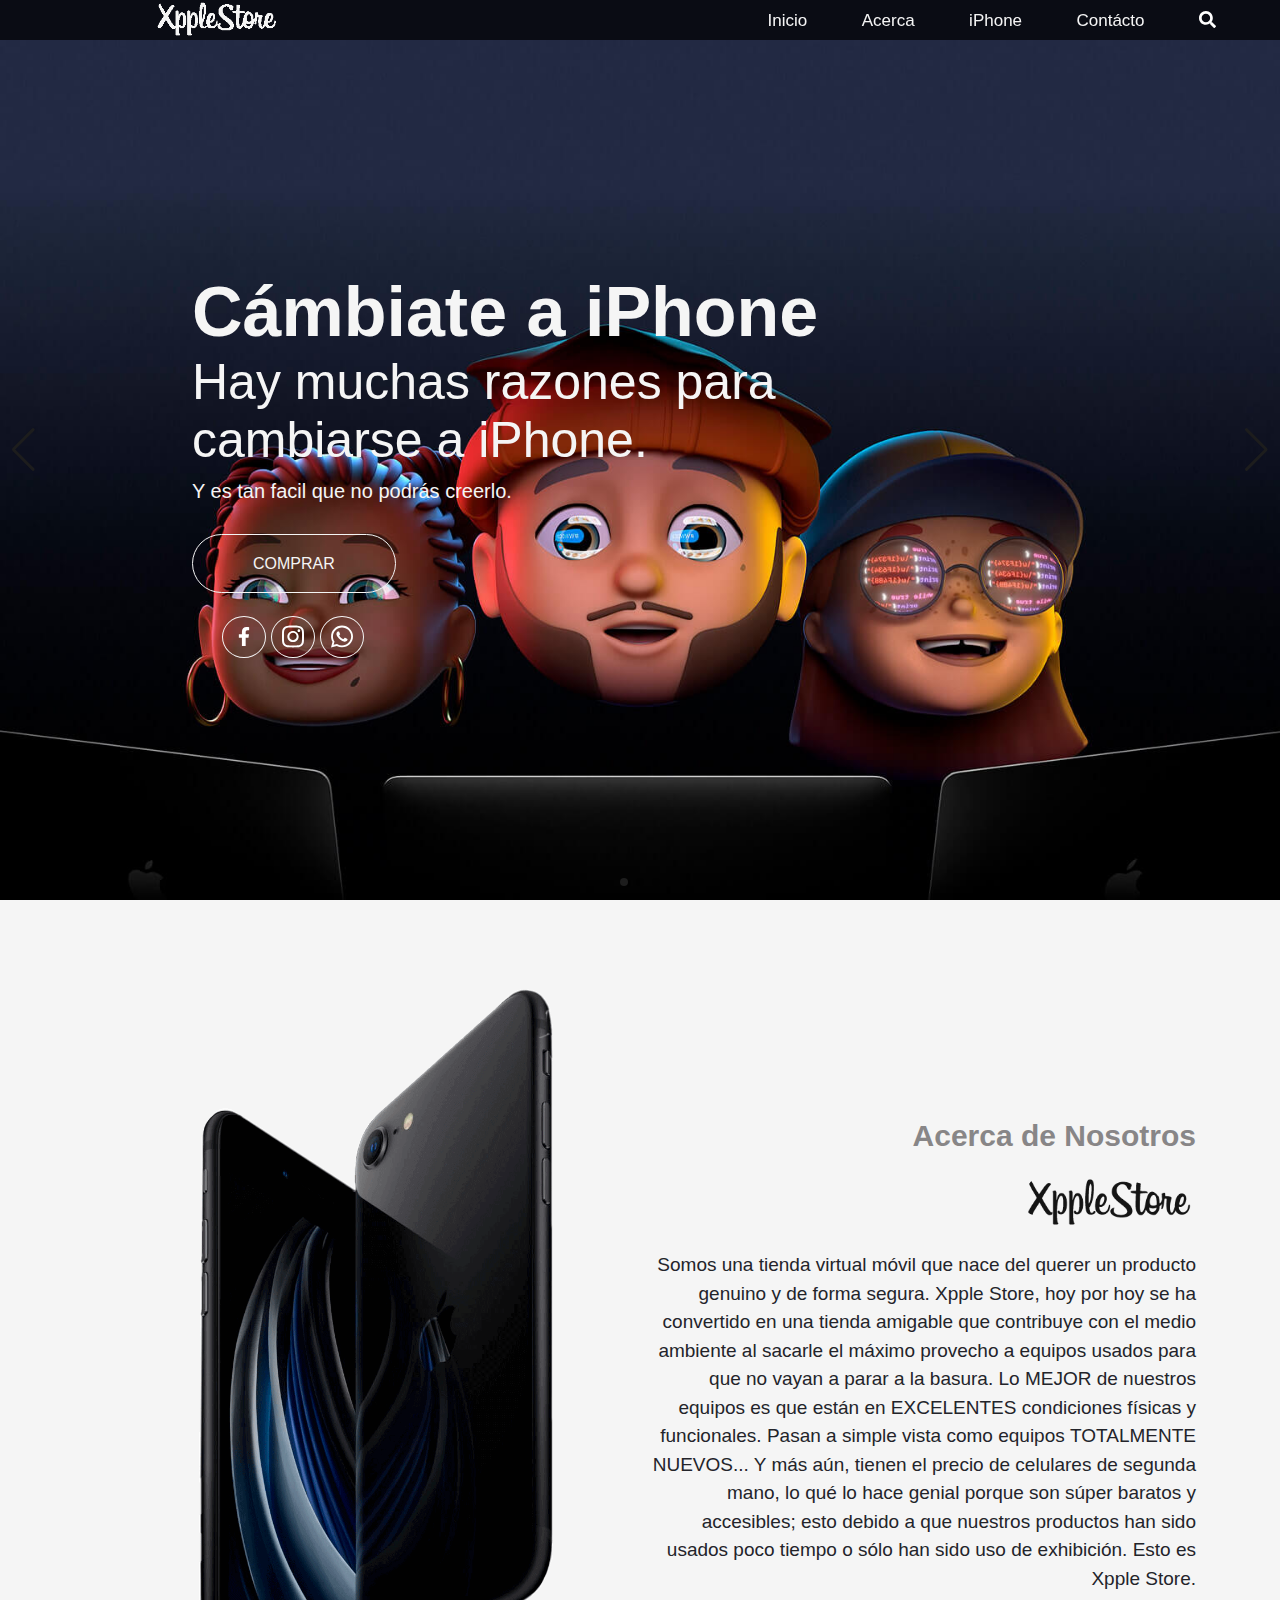
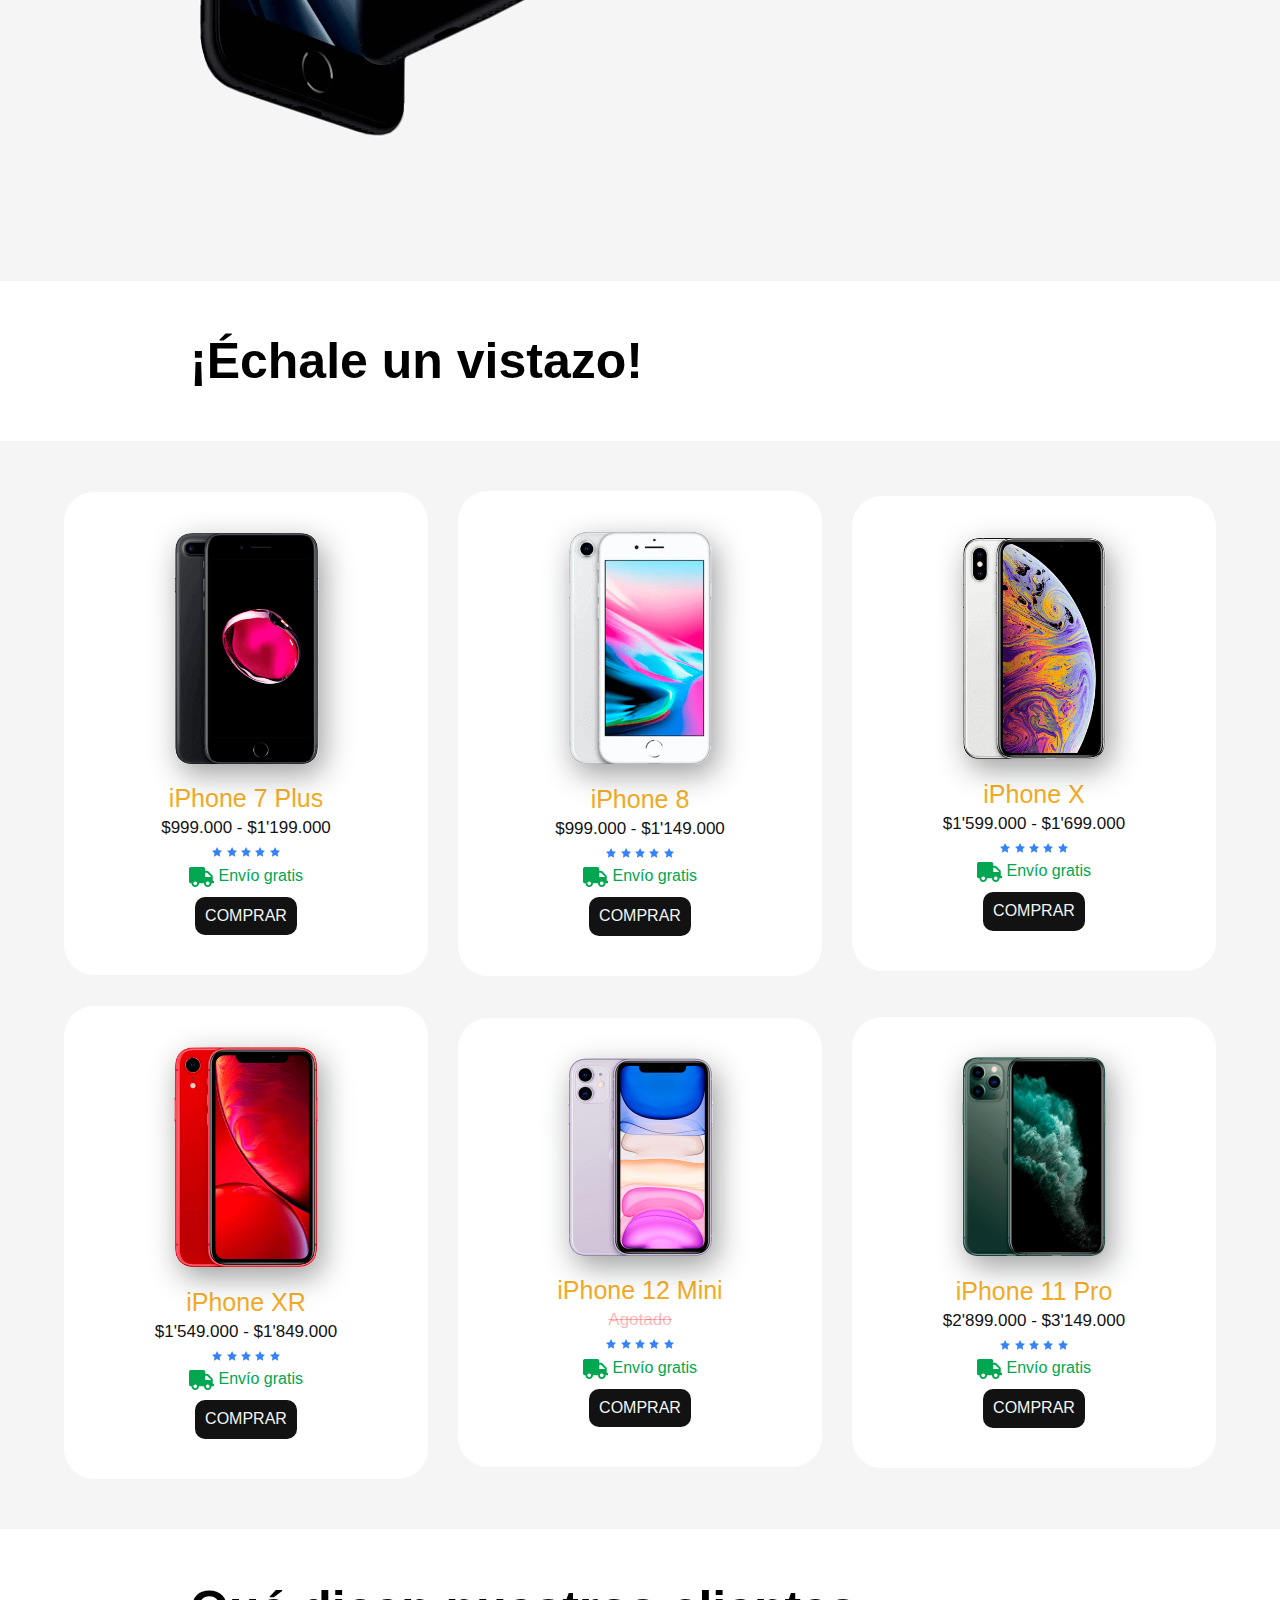
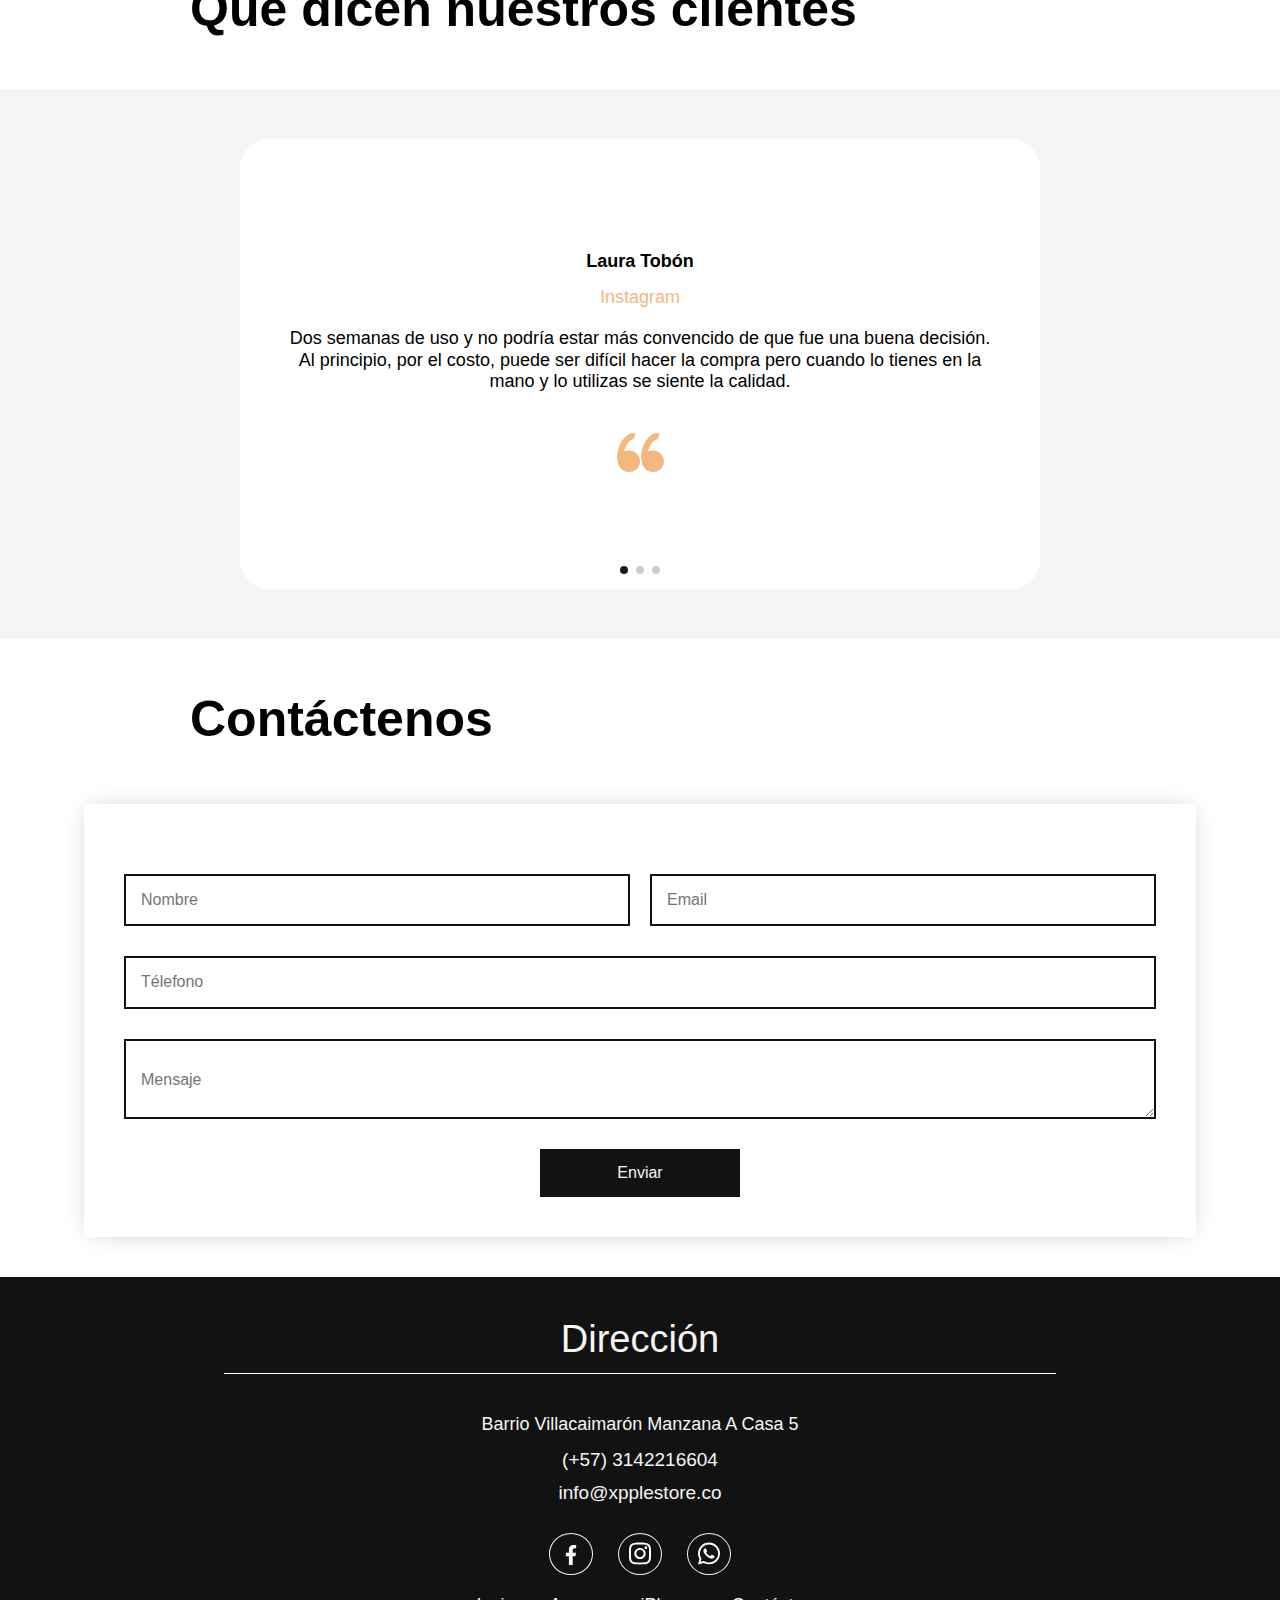
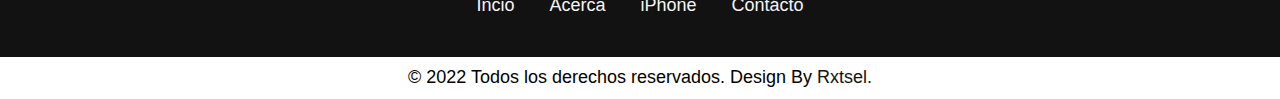
<file: index.html>
<!DOCTYPE html>
<html lang="es">

    <head>
        <script async src="https://pagead2.googlesyndication.com/pagead/js/adsbygoogle.js?client=ca-pub-6854472690090473"
     crossorigin="anonymous"></script>
        <meta charset="UTF-8">
        <meta http-equiv="X-UA-Compatible" content="IE=edge">
        <meta name="viewport" content="width=device-width, initial-scale=1, minimum-scale=1, maximum-scale=1">
        <title>Xpple | Tienda de iPhone</title>
        <!-- META -->
        <meta property="og:type" content="website" />
        <meta property="og:locale" content="es_CO" />
        <meta property="og:image" content="//cdn.iconscout.com/icon/free/png-512/apple-store-1859953-1575941.png">
        <meta name="keywords" data-bind="attr: { content: $data.keywords }" content="xpple store, xpple, iphone baratos, iphone mocoa, tienda apple mocoa, xpple mocoa,iphone barato, iphone de segunda">
        <meta name="description" data-bind="attr: { content: $data.description }" content="Tienda virtual móvil que nace del querer un producto genuino y de forma segura. Precios insuperables ❤️.">
        <meta name="autor" content="Rxtsel">
        <!-- FAVICON -->
        <link rel="shortcut icon" href="icons/xpple.ico" type="image/x-icon">
        <!-- PRELOAD -->
        <link rel="preload" href="css/style.css" as="style">
        <!-- STYLE -->
        <link rel="stylesheet" href="css/style.css">
        <link rel="stylesheet" href="css/swiper.min.css">
        <link rel="stylesheet" href="css/mediaQuery.css">
        <link rel="stylesheet" href="css/normalize.css">
    </head>

    <body>

        <header class="header" id="header">
            <div class="header-bg  contenedor centrar">
                <div class="logo">
                    <a href="index.html"><img loading="lazy" src="img/logo.png" alt="logo"></a>
                </div>
                <div class="nav" id="nav">
                    <nav class="nav-menu">
                        <a href="#inicio" class="nav-menu__enlace">Inicio</a>
                        <a href="#main" class="nav-menu__enlace">Acerca</a>
                        <a href="#iPhone" class="nav-menu__enlace">iPhone</a>
                        <a href="#contacto" class="nav-menu__enlace">Contácto</a>

                        <img loading="lazy" class="icon" id="icon-search" src="icons/search.svg" alt="search">

                        <div class="social-nav">
                            <a class="social__enlace icon-nav icon-nav-fb" href="https://facebook.com/Xpple-Store-104008578059539/"
                                target="_blank"><img loading="lazy" class="social__icon facebook fb-icon" src="icons/facebook.svg"
                                alt="icons/facebook"></a>
                            <a class="social__enlace icon-nav" href="https://www.instagram.com/xpplestore/" target="_blank"><img
                                loading="lazy" class="social__icon" src="icons/instagram.svg" alt="icons/instagram"></a>
                            <a class="social__enlace icon-nav" href="#"><img loading="lazy" class="social__icon"
                                src="icons/whatsapp.svg" alt="icons/whatsapp"></a>
                        </div>

                    </nav>
                </div>
                <div class="menu-bar">
                    <div id="menu-bar">
                        <button>
                            <span class="top-line"></span>
                            <span class="mid-line"></span>
                            <span class="bot-line"></span>
                        </button>
                    </div>
                </div>
            </div>
        </header>

        <!-- busqueda -->
        <div id="ctn-bars-search">
            <input type="text" id="inputSearch" placeholder="Buscar productos">
        </div>
        <ul id="box-search">
            <li><a href="#"><i class="fas fa-search"></i> iPhone 7</a></li>
            <li><a href="/iphone/iPhone7plus.html"><i class="fas fa-search"></i> iPhone 7 Plus</a></li>
            <li><a href="/iphone/iPhone8.html"><i class="fas fa-search"></i> iPhone 8</a></li>
            <li><a href="/iphone/iPhoneX.html"><i class="fas fa-search"></i> iPhone X</a></li>
            <li><a href="#"><i class="fas fa-search"></i> iPhone XS</a></li>
            <li><a href="/iphone/iPhoneXR.html"><i class="fas fa-search"></i> iPhone XR</a></li>
            <li><a href="#"><i class="fas fa-search"></i> iPhone 11</a></li>
            <li><a href="/iphone/iPhone11Pro.html"><i class="fas fa-search"></i> iPhone 11 Pro</a></li>
            <li><a href="/iphone/iPhone12Mini.html"><i class="fas fa-search"></i> iPhone 12 Mini</a></li>
            <li><a href="#"><i class="fas fa-search"></i> MacOS</a></li>
            <li><a href="#"><i class="fas fa-search"></i> Macbook Pro</a></li>
        </ul>

        <div id="cover-ctn-search"></div>
        <!-- fin busqueda -->

        <!-- Swiper -->
        <div class="swiper-container" id="inicio">
            <div class="swiper-wrapper">

                <div class="swiper-slide">
                    <div class="banner-1 banner-intro-1">
                        <div class="banner__contenido">
                            <h2 class="banner__titulo">Cámbiate a iPhone</h2>
                            <span class="banner__subtitulo">Hay muchas razones para <br>
                                cambiarse a iPhone.</span>
                            <p class="banner__parrafo">Y es tan facil que no podrás creerlo.</p>
                            <a href="#iPhone" class="boton-primario">Comprar</a>
                            <div class="social">
                                <a class="social__enlace" href="https://facebook.com/Xpple-Store-104008578059539/" target="_blank"><img
                                    loading="lazy" class="social__icon facebook" src="icons/facebook.svg" alt="icons/facebook"></a>
                                <a class="social__enlace" href="https://www.instagram.com/xpplestore/" target="_blank"><img loading="lazy"
                                    class="social__icon" src="icons/instagram.svg" alt="icons/instagram"></a>
                                <a class="social__enlace" href="#"><img loading="lazy" class="social__icon" src="icons/whatsapp.svg"
                                    alt="icons/whatsapp"></a>
                            </div>
                        </div>
                    </div>
                </div>

                <div class="swiper-slide">
                    <div class="banner-2 banner-intro-2">
                        <div class="banner__contenido banner__contenido-dos">
                            <h2 class="banner__titulo-black">Súper Mega Rápido.</h2>
                            <span class="banner__subtitulo-black">Seis colores únicos.</span>
                            <p class="banner__parrafo-black">
                            Un nuevo look para que hagas las cosas de todos los días de una forma más fácil. Además, las nuevas
                            funcionalidades te ayudan a tener siempre a mano lo que necesitas, y tus apps favoritas ahora son más
                            inteligentes, personales y privadas.</p>
                            <a href="#iPhone" class="boton-primario-black">Comprar</a>
                            <div class="social">
                                <a class="social__enlace-black" href="https://facebook.com/Xpple-Store-104008578059539/"
                                    target="_blank"><img loading="lazy" class="social__icon facebook" src="icons/facebook-black.svg"
                                    alt="icons/facebook"></a>
                                <a class="social__enlace-black" href="https://www.instagram.com/xpplestore/" target="_blank"><img
                                    loading="lazy" class="social__icon" src="icons/instagram-black.svg" alt="icons/instagram"></a>
                                <a class="social__enlace-black" href="#"><img loading="lazy" class="social__icon"
                                    src="icons/whatsapp-black.svg" alt="icons/whatsapp"></a>
                            </div>
                        </div>
                    </div>
                </div>

                <div class="swiper-slide">
                    <div class="banner-3 banner-intro-3">
                        <div class="banner__contenido">
                            <span class="banner__subtitulo">iPhone 12 Pro</span>
                            <h2 class="banner__titulo">Un salto al siguiente nivel.</h2>
                            <p class="banner__parrafo">A años luz de los otros chips de smartphone.</p>
                            <a href="#iPhone" class="boton-primario">Comprar</a>
                            <div class="social">
                                <a class="social__enlace" href="https://facebook.com/Xpple-Store-104008578059539/" target="_blank"><img
                                    loading="lazy" class="social__icon facebook" src="icons/facebook.svg" alt="icons/facebook"></a>
                                <a class="social__enlace" href="https://www.instagram.com/xpplestore/" target="_blank"><img loading="lazy"
                                    class="social__icon" src="icons/instagram.svg" alt="icons/instagram"></a>
                                <a class="social__enlace" href="#"><img loading="lazy" class="social__icon" src="icons/whatsapp.svg"
                                    alt="icons/whatsapp"></a>
                            </div>
                        </div>
                    </div>
                </div>

            </div>
            <!-- Add Pagination -->
            <div class="swiper-pagination"></div>
            <!-- Add Arrows -->
            <div class="swiper-button-next"></div>
            <div class="swiper-button-prev"></div>
        </div>

        <main class="main" id="main">
            <div class="about contenedor centrar">
                <img loading="lazy" class="about__img" src="img/about1.png" alt="about imagen">
                <div class="about__contenido">
                    <span class="about__span">Acerca de Nosotros</span> <br>
                    <!-- <h2 class="about__titulo">Xpple Store</h2> -->
                    <img loading="lazy" src="img/logoblack.png" alt="logo about" class="about__logo">
                    <p class="about__texto">Somos una tienda virtual móvil que nace del querer un producto genuino y de forma
                    segura. <b>Xpple Store</b>, hoy por hoy se ha convertido en una tienda amigable que contribuye con el medio
                    ambiente al sacarle el máximo provecho a equipos usados para que no vayan a parar a la basura. Lo <b>MEJOR</b> de nuestros
                    equipos es que están en <b>EXCELENTES</b> condiciones físicas y funcionales. Pasan a
                    simple vista como equipos <b>TOTALMENTE
                        NUEVOS</b>... Y más aún, tienen el precio de celulares de segunda mano, lo qué lo hace genial porque son
                    súper baratos y accesibles; esto debido a que nuestros productos han sido usados poco tiempo o sólo han sido
                    uso de exhibición. Esto es <br> <b>Xpple Store.</b></p>
                </div>
            </div>
        </main>

        <div id="iPhone"></div>

        <section class="subtitulos" aria-label="Tienda">
            <h3 class="subtitulos__titulo">¡Échale un vistazo!</h3>
        </section>

        <section class="cards contenedor centrar" aria-label="Cards">
            <div class="card">
                <img loading="lazy" class="card__img" src="img/1.png" alt="iPhone 7 Plus">
                <div class="card__contenido">
                    <h3 class="card__titulo">iPhone 7 Plus</h3>
                    <p class="card__subtitulo">$999.000 - $1'199.000</p>
                    <div class="star">
                        <svg class="ui-pdp-icon ui-pdp-icon--star-full" width="10" height="10" viewBox="0 0 10 10">
                            <path fill="#3483FA" fill-rule="evenodd"
                            d="M5.056 8L1.931 9.648l.597-3.49L0 3.684l3.494-.509L5.056 0l1.562 3.176 3.494.51-2.528 2.471.597 3.491z">
                            </path>
                        </svg>
                        <svg class="ui-pdp-icon ui-pdp-icon--star-full" width="10" height="10" viewBox="0 0 10 10">
                            <path fill="#3483FA" fill-rule="evenodd"
                            d="M5.056 8L1.931 9.648l.597-3.49L0 3.684l3.494-.509L5.056 0l1.562 3.176 3.494.51-2.528 2.471.597 3.491z">
                            </path>
                        </svg>
                        <svg class="ui-pdp-icon ui-pdp-icon--star-full" width="10" height="10" viewBox="0 0 10 10">
                            <path fill="#3483FA" fill-rule="evenodd"
                            d="M5.056 8L1.931 9.648l.597-3.49L0 3.684l3.494-.509L5.056 0l1.562 3.176 3.494.51-2.528 2.471.597 3.491z">
                            </path>
                        </svg>
                        <svg class="ui-pdp-icon ui-pdp-icon--star-full" width="10" height="10" viewBox="0 0 10 10">
                            <path fill="#3483FA" fill-rule="evenodd"
                            d="M5.056 8L1.931 9.648l.597-3.49L0 3.684l3.494-.509L5.056 0l1.562 3.176 3.494.51-2.528 2.471.597 3.491z">
                            </path>
                        </svg>
                        <svg class="ui-pdp-icon ui-pdp-icon--star-full" width="10" height="10" viewBox="0 0 10 10">
                            <path fill="#3483FA" fill-rule="evenodd"
                            d="M5.056 8L1.931 9.648l.597-3.49L0 3.684l3.494-.509L5.056 0l1.562 3.176 3.494.51-2.528 2.471.597 3.491z">
                            </path>
                        </svg>
                    </div>
                    <div class="envio">
                        <img loading="lazy" class="envio__img" src="icons/envio.svg" alt="envios"> &nbsp <span
                            class="envio__texto">Envío gratis</span>
                    </div>
                    <a class="card__boton" href="/iphone/iPhone7plus.html">Comprar</a>
                </div>
            </div>
            <!--.card-->

            <div class="card">
                <img loading="lazy" class="card__img" src="img/2.png" alt="iPhone 8">
                <div class="card__contenido">
                    <h3 class="card__titulo">iPhone 8</h3>
                    <p class="card__subtitulo">$999.000 - $1'149.000</p>
                    <div class="star">
                        <svg class="ui-pdp-icon ui-pdp-icon--star-full" width="10" height="10" viewBox="0 0 10 10">
                            <path fill="#3483FA" fill-rule="evenodd"
                            d="M5.056 8L1.931 9.648l.597-3.49L0 3.684l3.494-.509L5.056 0l1.562 3.176 3.494.51-2.528 2.471.597 3.491z">
                            </path>
                        </svg>
                        <svg class="ui-pdp-icon ui-pdp-icon--star-full" width="10" height="10" viewBox="0 0 10 10">
                            <path fill="#3483FA" fill-rule="evenodd"
                            d="M5.056 8L1.931 9.648l.597-3.49L0 3.684l3.494-.509L5.056 0l1.562 3.176 3.494.51-2.528 2.471.597 3.491z">
                            </path>
                        </svg>
                        <svg class="ui-pdp-icon ui-pdp-icon--star-full" width="10" height="10" viewBox="0 0 10 10">
                            <path fill="#3483FA" fill-rule="evenodd"
                            d="M5.056 8L1.931 9.648l.597-3.49L0 3.684l3.494-.509L5.056 0l1.562 3.176 3.494.51-2.528 2.471.597 3.491z">
                            </path>
                        </svg>
                        <svg class="ui-pdp-icon ui-pdp-icon--star-full" width="10" height="10" viewBox="0 0 10 10">
                            <path fill="#3483FA" fill-rule="evenodd"
                            d="M5.056 8L1.931 9.648l.597-3.49L0 3.684l3.494-.509L5.056 0l1.562 3.176 3.494.51-2.528 2.471.597 3.491z">
                            </path>
                        </svg>
                        <svg class="ui-pdp-icon ui-pdp-icon--star-full" width="10" height="10" viewBox="0 0 10 10">
                            <path fill="#3483FA" fill-rule="evenodd"
                            d="M5.056 8L1.931 9.648l.597-3.49L0 3.684l3.494-.509L5.056 0l1.562 3.176 3.494.51-2.528 2.471.597 3.491z">
                            </path>
                        </svg>
                    </div>
                    <div class="envio">
                        <img loading="lazy" class="envio__img" src="icons/envio.svg" alt="envios"> &nbsp <span
                            class="envio__texto">Envío gratis</span>
                    </div>
                    <a class="card__boton" href="/iphone/iphone8.html">Comprar</a>
                </div>
            </div>
            <!--.card-->

            <div class="card">
                <img loading="lazy" class="card__img" src="img/3.png" alt="iPhone X">
                <div class="card__contenido">
                    <h3 class="card__titulo">iPhone X</h3>
                    <p class="card__subtitulo">$1'599.000 - $1'699.000</p>
                    <div class="star">
                        <svg class="ui-pdp-icon ui-pdp-icon--star-full" width="10" height="10" viewBox="0 0 10 10">
                            <path fill="#3483FA" fill-rule="evenodd"
                            d="M5.056 8L1.931 9.648l.597-3.49L0 3.684l3.494-.509L5.056 0l1.562 3.176 3.494.51-2.528 2.471.597 3.491z">
                            </path>
                        </svg>
                        <svg class="ui-pdp-icon ui-pdp-icon--star-full" width="10" height="10" viewBox="0 0 10 10">
                            <path fill="#3483FA" fill-rule="evenodd"
                            d="M5.056 8L1.931 9.648l.597-3.49L0 3.684l3.494-.509L5.056 0l1.562 3.176 3.494.51-2.528 2.471.597 3.491z">
                            </path>
                        </svg>
                        <svg class="ui-pdp-icon ui-pdp-icon--star-full" width="10" height="10" viewBox="0 0 10 10">
                            <path fill="#3483FA" fill-rule="evenodd"
                            d="M5.056 8L1.931 9.648l.597-3.49L0 3.684l3.494-.509L5.056 0l1.562 3.176 3.494.51-2.528 2.471.597 3.491z">
                            </path>
                        </svg>
                        <svg class="ui-pdp-icon ui-pdp-icon--star-full" width="10" height="10" viewBox="0 0 10 10">
                            <path fill="#3483FA" fill-rule="evenodd"
                            d="M5.056 8L1.931 9.648l.597-3.49L0 3.684l3.494-.509L5.056 0l1.562 3.176 3.494.51-2.528 2.471.597 3.491z">
                            </path>
                        </svg>
                        <svg class="ui-pdp-icon ui-pdp-icon--star-full" width="10" height="10" viewBox="0 0 10 10">
                            <path fill="#3483FA" fill-rule="evenodd"
                            d="M5.056 8L1.931 9.648l.597-3.49L0 3.684l3.494-.509L5.056 0l1.562 3.176 3.494.51-2.528 2.471.597 3.491z">
                            </path>
                        </svg>
                    </div>
                    <div class="envio">
                        <img loading="lazy" class="envio__img" src="icons/envio.svg" alt="envios"> &nbsp <span
                            class="envio__texto">Envío gratis</span>
                    </div>
                    <a class="card__boton" href="/iphone/iPhoneX.html">Comprar</a>
                </div>

            </div>
            <!--.card-->

            <div class="card">
                <img loading="lazy" class="card__img" src="img/4.png" alt="iPhone XR">
                <div class="card__contenido">
                    <h3 class="card__titulo">iPhone XR</h3>
                    <p class="card__subtitulo">$1'549.000 - $1'849.000</p>
                    <div class="star">
                        <svg class="ui-pdp-icon ui-pdp-icon--star-full" width="10" height="10" viewBox="0 0 10 10">
                            <path fill="#3483FA" fill-rule="evenodd"
                            d="M5.056 8L1.931 9.648l.597-3.49L0 3.684l3.494-.509L5.056 0l1.562 3.176 3.494.51-2.528 2.471.597 3.491z">
                            </path>
                        </svg>
                        <svg class="ui-pdp-icon ui-pdp-icon--star-full" width="10" height="10" viewBox="0 0 10 10">
                            <path fill="#3483FA" fill-rule="evenodd"
                            d="M5.056 8L1.931 9.648l.597-3.49L0 3.684l3.494-.509L5.056 0l1.562 3.176 3.494.51-2.528 2.471.597 3.491z">
                            </path>
                        </svg>
                        <svg class="ui-pdp-icon ui-pdp-icon--star-full" width="10" height="10" viewBox="0 0 10 10">
                            <path fill="#3483FA" fill-rule="evenodd"
                            d="M5.056 8L1.931 9.648l.597-3.49L0 3.684l3.494-.509L5.056 0l1.562 3.176 3.494.51-2.528 2.471.597 3.491z">
                            </path>
                        </svg>
                        <svg class="ui-pdp-icon ui-pdp-icon--star-full" width="10" height="10" viewBox="0 0 10 10">
                            <path fill="#3483FA" fill-rule="evenodd"
                            d="M5.056 8L1.931 9.648l.597-3.49L0 3.684l3.494-.509L5.056 0l1.562 3.176 3.494.51-2.528 2.471.597 3.491z">
                            </path>
                        </svg>
                        <svg class="ui-pdp-icon ui-pdp-icon--star-full" width="10" height="10" viewBox="0 0 10 10">
                            <path fill="#3483FA" fill-rule="evenodd"
                            d="M5.056 8L1.931 9.648l.597-3.49L0 3.684l3.494-.509L5.056 0l1.562 3.176 3.494.51-2.528 2.471.597 3.491z">
                            </path>
                        </svg>
                    </div>
                    <div class="envio">
                        <img loading="lazy" class="envio__img" src="icons/envio.svg" alt="envios"> &nbsp <span
                            class="envio__texto">Envío gratis</span>
                    </div>
                    <a class="card__boton" href="/iphone/iphoneXR.html">Comprar</a>
                </div>
            </div>
            <!--.card-->

            <div class="card">
                <img loading="lazy" class="card__img" src="img/5.png" alt="iPhone 12 Mini">
                <div class="card__contenido">
                    <h3 class="card__titulo">iPhone 12 Mini</h3>
                    <p class="card__subtitulo no-disponible">Agotado</p>
                    <div class="star">
                        <svg class="ui-pdp-icon ui-pdp-icon--star-full" width="10" height="10" viewBox="0 0 10 10">
                            <path fill="#3483FA" fill-rule="evenodd"
                            d="M5.056 8L1.931 9.648l.597-3.49L0 3.684l3.494-.509L5.056 0l1.562 3.176 3.494.51-2.528 2.471.597 3.491z">
                            </path>
                        </svg>
                        <svg class="ui-pdp-icon ui-pdp-icon--star-full" width="10" height="10" viewBox="0 0 10 10">
                            <path fill="#3483FA" fill-rule="evenodd"
                            d="M5.056 8L1.931 9.648l.597-3.49L0 3.684l3.494-.509L5.056 0l1.562 3.176 3.494.51-2.528 2.471.597 3.491z">
                            </path>
                        </svg>
                        <svg class="ui-pdp-icon ui-pdp-icon--star-full" width="10" height="10" viewBox="0 0 10 10">
                            <path fill="#3483FA" fill-rule="evenodd"
                            d="M5.056 8L1.931 9.648l.597-3.49L0 3.684l3.494-.509L5.056 0l1.562 3.176 3.494.51-2.528 2.471.597 3.491z">
                            </path>
                        </svg>
                        <svg class="ui-pdp-icon ui-pdp-icon--star-full" width="10" height="10" viewBox="0 0 10 10">
                            <path fill="#3483FA" fill-rule="evenodd"
                            d="M5.056 8L1.931 9.648l.597-3.49L0 3.684l3.494-.509L5.056 0l1.562 3.176 3.494.51-2.528 2.471.597 3.491z">
                            </path>
                        </svg>
                        <svg class="ui-pdp-icon ui-pdp-icon--star-full" width="10" height="10" viewBox="0 0 10 10">
                            <path fill="#3483FA" fill-rule="evenodd"
                            d="M5.056 8L1.931 9.648l.597-3.49L0 3.684l3.494-.509L5.056 0l1.562 3.176 3.494.51-2.528 2.471.597 3.491z">
                            </path>
                        </svg>
                    </div>
                    <div class="envio">
                        <img loading="lazy" class="envio__img" src="icons/envio.svg" alt="envios"> &nbsp <span
                            class="envio__texto">Envío gratis</span>
                    </div>
                    <a class="card__boton" href="/iphone/iphone12Mini.html">Comprar</a>
                </div>
            </div>
            <!--.card-->

            <div class="card">
                <img loading="lazy" class="card__img" src="img/6.png" alt="iPhone 11 Pro">
                <div class="card__contenido">
                    <h3 class="card__titulo">iPhone 11 Pro</h3>
                    <p class="card__subtitulo">$2'899.000 - $3'149.000</p>
                    <div class="star">
                        <svg class="ui-pdp-icon ui-pdp-icon--star-full" width="10" height="10" viewBox="0 0 10 10">
                            <path fill="#3483FA" fill-rule="evenodd"
                            d="M5.056 8L1.931 9.648l.597-3.49L0 3.684l3.494-.509L5.056 0l1.562 3.176 3.494.51-2.528 2.471.597 3.491z">
                            </path>
                        </svg>
                        <svg class="ui-pdp-icon ui-pdp-icon--star-full" width="10" height="10" viewBox="0 0 10 10">
                            <path fill="#3483FA" fill-rule="evenodd"
                            d="M5.056 8L1.931 9.648l.597-3.49L0 3.684l3.494-.509L5.056 0l1.562 3.176 3.494.51-2.528 2.471.597 3.491z">
                            </path>
                        </svg>
                        <svg class="ui-pdp-icon ui-pdp-icon--star-full" width="10" height="10" viewBox="0 0 10 10">
                            <path fill="#3483FA" fill-rule="evenodd"
                            d="M5.056 8L1.931 9.648l.597-3.49L0 3.684l3.494-.509L5.056 0l1.562 3.176 3.494.51-2.528 2.471.597 3.491z">
                            </path>
                        </svg>
                        <svg class="ui-pdp-icon ui-pdp-icon--star-full" width="10" height="10" viewBox="0 0 10 10">
                            <path fill="#3483FA" fill-rule="evenodd"
                            d="M5.056 8L1.931 9.648l.597-3.49L0 3.684l3.494-.509L5.056 0l1.562 3.176 3.494.51-2.528 2.471.597 3.491z">
                            </path>
                        </svg>
                        <svg class="ui-pdp-icon ui-pdp-icon--star-full" width="10" height="10" viewBox="0 0 10 10">
                            <path fill="#3483FA" fill-rule="evenodd"
                            d="M5.056 8L1.931 9.648l.597-3.49L0 3.684l3.494-.509L5.056 0l1.562 3.176 3.494.51-2.528 2.471.597 3.491z">
                            </path>
                        </svg>
                    </div>
                    <div class="envio">
                        <img loading="lazy" class="envio__img" src="icons/envio.svg" alt="envios"> &nbsp <span
                            class="envio__texto">Envío gratis</span>
                    </div>
                    <a class="card__boton" href="/iphone/iphone11Pro.html">Comprar</a>
                </div>
            </div>
            <!--.card-->


        </section>

        <div class="ver-mas">
            <!-- <a href="#" class="boton-ver-mas">Ver más</a> -->
        </div>

        <section class="subtitulos" aria-label="Clientes">
            <h3 class="subtitulos__titulo subtitulos__titulo-no-margin">Qué dicen nuestros clientes</h3>
        </section>

        <div class="clientes">
            <div class="swiper-container swiper-container-clientes">
                <!-- Swiper -->
                <div class="swiper-wrapper">

                    <div class="swiper-slide swiper-slide-clientes">
                        <div class="banner-1 banner-clientes-1">
                            <div class="banner__contenido clientes__contenido">
                                <h2 class="clientes__titulo">Laura Tobón</h2>
                                <span class="clientes__aplicacion">Instagram</span>
                                <p class="clientes__parrafo">Dos semanas de uso y no podría estar más convencido de que fue una buena
                                decisión. Al principio, por el costo, puede ser difícil hacer la compra pero cuando lo tienes en la mano
                                y lo utilizas se siente la calidad. </p>
                                <img loading="lazy" src="icons/testimonial_qoute.png" alt="testimonial quote" class="clientes__icon">
                            </div>
                        </div>
                    </div>

                    <div class="swiper-slide swiper-slide-clientes">
                        <div class="banner-2 banner-clientes-2">
                            <div class="banner__contenido clientes__contenido">
                                <h2 class="clientes__titulo">Valentina Pérez</h2>
                                <span class="clientes__aplicacion">WhatsApp</span>
                                <p class="clientes__parrafo">Ya tengo el iPhone en mis manos gracias</p>
                                <img loading="lazy" src="icons/testimonial_qoute.png" alt="testimonial quote" class="clientes__icon">
                            </div>
                        </div>
                    </div>

                    <div class="swiper-slide swiper-slide-clientes">
                        <div class="banner-3 banner-clientes-3">
                            <div class="banner__contenido clientes__contenido">
                                <h2 class="clientes__titulo">Diego García</h2>
                                <span class="clientes__aplicacion">WhatsApp</span>
                                <p class="clientes__parrafo">Excelente producto, realmente me gustó mucho el iphone. Gracias por haber
                                estado pendientes, muy buena atención. </p>
                                <img loading="lazy" src="icons/testimonial_qoute.png" alt="testimonial quote" class="clientes__icon">
                            </div>
                        </div>
                    </div>

                </div>
                <!-- Add Pagination -->
                <div class="swiper-pagination"></div>
                <!-- Add Arrows -->
                <div class="swiper-button-next swiper-button-next-clientes"></div>
                <div class="swiper-button-prev swiper-button-prev-clientes"></div>
            </div> <!-- .Swiper -->
        </div>
        <!--.Clientes-->

        <section class="subtitulos" aria-label="Contáctenos" id="contacto">

            <h3 class="subtitulos__titulo title-contact">Contáctenos</h3>

            <form name="contact" netlify id="form" method="POST" class="formulario contenedor centrar">
                <div class="formulario-contenedor">
                    <div class="campos">
                        <input class="campo__input" name="nombre" type="text" placeholder="Nombre" id="nombre" required>
                    </div>
                    <div class="campos">
                        <input class="campo__input" name="email" type="email" placeholder="Email" id="email" required>
                    </div>
                    <div class="campos">
                        <input class="campo__input" type="tel" placeholder="Télefono" name="tel" required minlength="10"
                        maxlength="10" id="tel">
                    </div>
                    <div class="campos">
                        <textarea class="campo__input campo__msj" name="mensaje" id="mensaje" placeholder="Mensaje" id="mensaje"
                            required></textarea>
                    </div>
                    <div class="campos">
                        <button class="campo__input boton-submit" type="submit">Enviar</button>
                    </div>
                </div>
            </form>
        </section>

        <footer class="footer">
            <div class="footer__bg-black">
                <h3 class="footer__titulo">Dirección</h3>
                <span class="footer__subtitulo">Barrio Villacaimarón Manzana A Casa 5</span>
                <p class="footer__parrafo">
                (+57) 3142216604 <br>
                info@xpplestore.co</p>

                <div class="social social-footer">
                    <a class="social__enlace icon-footer" href="https://facebook.com/Xpple-Store-104008578059539/"
                        target="_blank"><img loading="lazy" class="social__icon facebook footer-icon-fb" src="icons/facebook.svg"
                        alt="icons/facebook"></a>
                    <a class="social__enlace icon-footer" href="https://www.instagram.com/xpplestore/" target="_blank"><img
                        loading="lazy" class="social__icon" src="icons/instagram.svg" alt="icons/instagram"></a>
                    <a class="social__enlace icon-footer" href="#"><img loading="lazy" class="social__icon" src="icons/whatsapp.svg"
                        alt="icons/whatsapp"></a>
                </div>

                <div class="footer__enlaces-menu">
                    <a class="footer__enlaces" href="#inicio">Incio</a>
                    <a class="footer__enlaces" href="#main">Acerca</a>
                    <a class="footer__enlaces" href="#iPhone">iPhone</a>
                    <a class="footer__enlaces" href="#contacto">Contácto</a>
                </div>
            </div>

            <div class="footer__derechos">
                <p class="footer__derechos">© 2022 Todos los derechos reservados. Design By <a class="footer__enlace"
                    href="https://www.instagram.com/rxtsel/" target="_blank">Rxtsel.</a></p>
            </div>
        </footer>

        <!-- JAVASCRIPT -->
        <script src="js/swiper.min.js"></script>
        <script src="js/app.js"></script>
    </body>

</html>
</file>
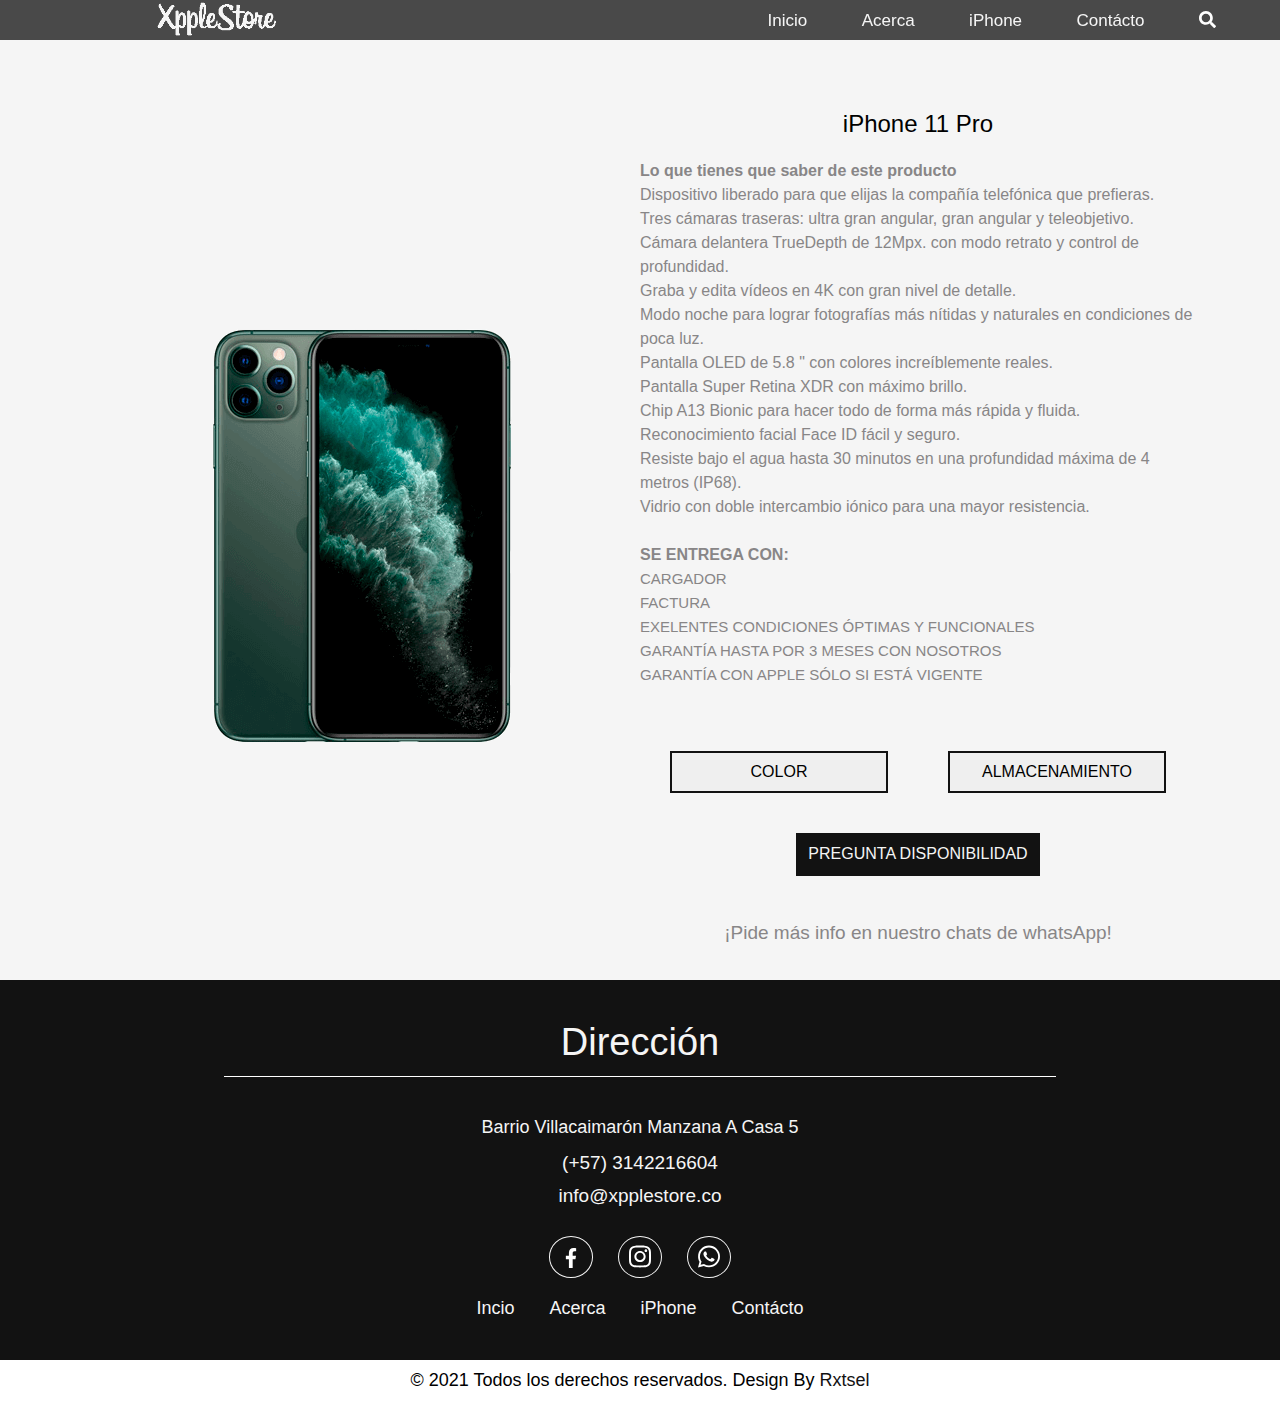
<file: iphone/iPhone11Pro.html>
<!DOCTYPE html>
<html lang="es">

<head>
  <!-- META -->
  <meta charset="UTF-8">
  <meta http-equiv="X-UA-Compatible" content="IE=edge">
  <meta name="viewport" content="width=device-width, initial-scale=1, minimum-scale=1, maximum-scale=1">
  <meta name="keywords" content="xpple, apple, iphone, iphone 11, iphone 11 pro, iphone 11 pro max, celular, store, tienda, virtual, barato, de segunda, xpple store">
  <meta name="description" content="iPhone 11 pro">
  <meta name="autor" content="Rxtsel">
  <!-- TITLE -->
  <title>iPhone 11 Pro</title>
  <!-- FAVICON -->
  <link rel="shortcut icon" href="/icons/xpple.ico" type="image/x-icon">
  <!-- PRELOAD -->
  <link rel="preload" href="/css/style.css" as="style">
  <!-- STYLE -->
  <link rel="stylesheet" href="/css/swiper.min.css">
  <link rel="stylesheet" href="/css/style.css">
  <link rel="stylesheet" href="/css/mediaQuery.css">
  <link rel="stylesheet" href="/css/normalize.css">
</head>

<body>

  <!-- busqueda -->
  <div id="ctn-bars-search">
    <input type="text" id="inputSearch" placeholder="Buscar productos">
  </div>
  <ul id="box-search">
    <li><a href="/iphone/iPhone8.html"><i class="fas fa-search"></i> iPhone 8</a></li>
    <li><a href="#"><i class="fas fa-search"></i> iPhone 7</a></li>
    <li><a href="/iphone/iPhone7plus.html"><i class="fas fa-search"></i> iPhone 7 Plus</a></li>
    <li><a href="/iphone/iPhoneX.html"><i class="fas fa-search"></i> iPhone X</a></li>
    <li><a href="/iphone/iPhoneXR.html"><i class="fas fa-search"></i> iPhone XR</a></li>
    <li><a href="#"><i class="fas fa-search"></i> iPhone 11</a></li>
    <li><a href="/iphone/iPhone11Pro.html"><i class="fas fa-search"></i> iPhone 11 Pro</a></li>
    <li><a href="#"><i class="fas fa-search"></i> iPhone XS</a></li>
    <li><a href="#"><i class="fas fa-search"></i> MacOS</a></li>
    <li><a href="#"><i class="fas fa-search"></i> Macbook Pro</a></li>
    <li><a href="/iphone/iPhone12Mini.html"><i class="fas fa-search"></i> iPhone 12 Mini</a></li>
  </ul>

  <div id="cover-ctn-search"></div>
  <!-- fin busqueda -->

  <header class="header" id="header">
    <div class="header-bg  contenedor centrar">
      <div class="logo">
        <a href="/index.html"><img loading="lazy" src="/img/logo.png" alt="logo"></a>
      </div>
      <div class="nav" id="nav">
        <nav class="nav-menu">
          <a href="/index.html" class="nav-menu__enlace">Inicio</a>
          <a href="/index.html#main" class="nav-menu__enlace">Acerca</a>
          <a href="/index.html#iPhone" class="nav-menu__enlace">iPhone</a>
          <a href="/index.html#contacto" class="nav-menu__enlace">Contácto</a>

          <img loading="lazy" class="icon" id="icon-search" src="/icons/search.svg" alt="search">
        </nav>
      </div>
      <div class="menu-bar">
        <div id="menu-bar">
          <button>
            <span class="top-line"></span>
            <span class="mid-line"></span>
            <span class="bot-line"></span>
          </button>
        </div>
      </div>
    </div>
  </header>


  <main class="main" id="main">
    <div class="producto contenedor centrar">
      <img loading="lazy" src="/img/6.png" alt="iPhone 11 Pro" class="producto__img">
      <div class="producto__contenido">
        <h2 class="producto__titulo">iPhone 11 Pro</h2>
        <p class="producto__parrafo">
          <b>Lo que tienes que saber de este producto</b> <br>

          Dispositivo liberado para que elijas la compañía telefónica que prefieras. <br>
          Tres cámaras traseras: ultra gran angular, gran angular y teleobjetivo. <br>
          Cámara delantera TrueDepth de 12Mpx. con modo retrato y control de profundidad. <br>
          Graba y edita vídeos en 4K con gran nivel de detalle. <br>
          Modo noche para lograr fotografías más nítidas y naturales en condiciones de poca luz. <br>
          Pantalla OLED de 5.8 " con colores increíblemente reales. <br>
          Pantalla Super Retina XDR con máximo brillo. <br>
          Chip A13 Bionic para hacer todo de forma más rápida y fluida. <br>
          Reconocimiento facial Face ID fácil y seguro. <br>
          Resiste bajo el agua hasta 30 minutos en una profundidad máxima de 4 metros (IP68). <br>
          Vidrio con doble intercambio iónico para una mayor resistencia.<br> <br>
          <span class="info">Se entrega con:</span> <br>
          <span class="info-normal">
            cargador <br>
            factura <br>
            exelentes condiciones óptimas y funcionales <br>
            garantía hasta por 3 meses con nosotros <br>
            garantía con apple sólo si está vigente </span>
        </p> <br>

        <form action="" class="producto-formulario">
          <select class="iPhone" name="iPhone" id="iPhone">
            <option value="iPhone 11 Pro">iPhone 11 Pro</option>
          </select>
          <div class="campo-form-product">
            <select class="campo-input-product" name="color" id="color">
              <option selected disabled>Color</option>
              <option value="Oro">Oro</option>
              <option value="Gris Espacial">Gris Espacial</option>
              <option value="Verde Esmeralda">Verde Esmeralda</option>
              <option value="Silver">Silver</option>
            </select>
          </div>
          <div class="campo-form-product">
            <select class="campo-input-product" name="gb" id="gb">
              <option selected disabled>Almacenamiento</option>
              <option value="64gb">64gb</option>
              <option value="256gb">256gb</option>
              <option value="512gb">512gb</option>
            </select>
          </div>
          <div class="campo-form-product">
            <input class="campo-input-product boton-submit btn-producto" type="submit" value="Pregunta disponibilidad"
              id="enviar-btn">
          </div>
        </form>
        <h2 class="info-chat">¡Pide más info en nuestro chats de whatsApp!</h2>
      </div>
    </div>
  </main>

  <footer class="footer">
    <div class="footer__bg-black">
      <h3 class="footer__titulo">Dirección</h3>
      <span class="footer__subtitulo">Barrio Villacaimarón Manzana A Casa 5</span>
      <p class="footer__parrafo">
        (+57) 3142216604 <br>
        info@xpplestore.co</p>

      <div class="social social-footer">
        <a class="social__enlace icon-footer" href="https://facebook.com/Xpple-Store-104008578059539/"
          target="_blank"><img loading="lazy" class="social__icon facebook footer-icon-fb" src="/icons/facebook.svg"
            alt="icons/facebook"></a>
        <a class="social__enlace icon-footer" target="_blank" href="https://www.instagram.com/xpplestore/"><img
            loading="lazy" class="social__icon" src="/icons/instagram.svg" alt="icons/instagram"></a>
        <a class="social__enlace icon-footer" href="#"><img loading="lazy" class="social__icon"
            src="/icons/whatsapp.svg" alt="icons/whatsapp"></a>
      </div>

      <div class="footer__enlaces-menu">
        <a class="footer__enlaces" href="/#inicio">Incio</a>
        <a class="footer__enlaces" href="/#main">Acerca</a>
        <a class="footer__enlaces" href="/#iPhone">iPhone</a>
        <a class="footer__enlaces" href="/#contacto">Contácto</a>
      </div>
    </div>

    <div class="footer__derechos">
      <p class="footer__derechos">© 2021 Todos los derechos reservados. Design By <a class="footer__enlace"
          href="https://www.instagram.com/rxtsel/" target="_blank">Rxtsel</a></p>
    </div>
  </footer>

  <!-- JAVASCRIPT -->
  <script src="/js/swiper.min.js"></script>
  <script src="/js/app.js"></script>
  <script src="/js/send-form.js"></script>

</body>

</html>
</file>
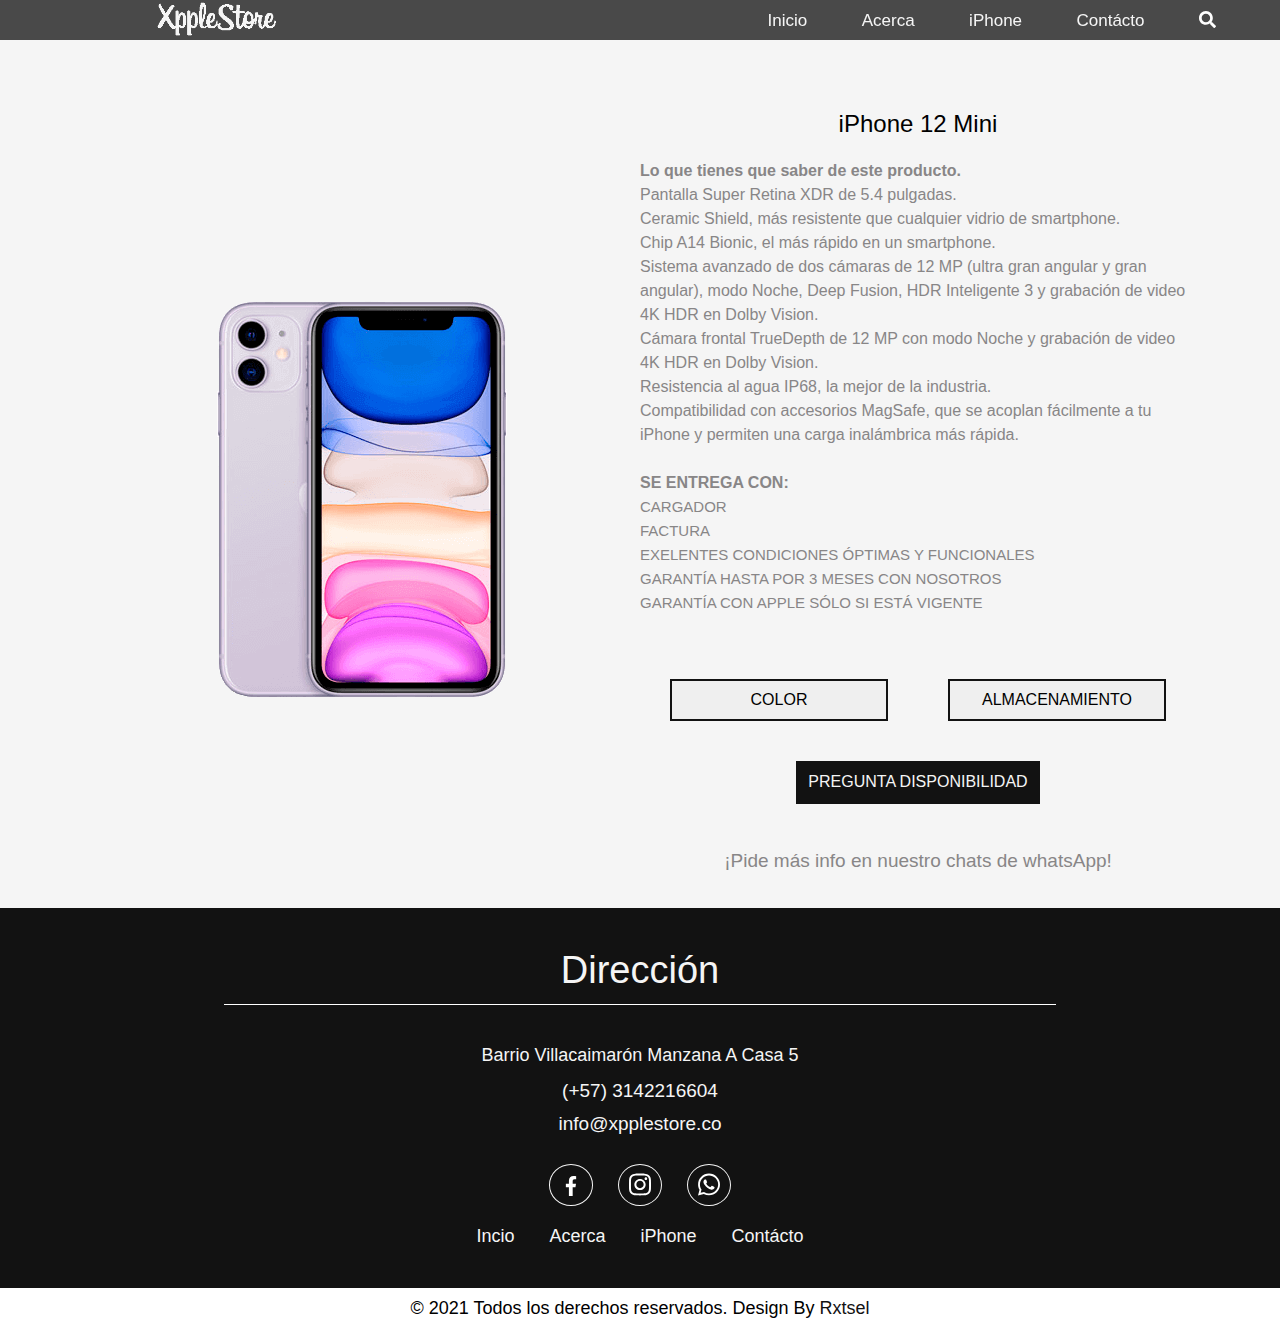
<file: iphone/iPhone12Mini.html>
<!DOCTYPE html>
<html lang="es">

<head>
  <!-- META -->
  <meta charset="UTF-8">
  <meta http-equiv="X-UA-Compatible" content="IE=edge">
  <meta name="viewport" content="width=device-width, initial-scale=1, minimum-scale=1, maximum-scale=1">
  <meta name="keywords" content="xpple, apple, iphone, iphone 12, iphone 12 pro, iphone 12 pro max, iphone 12 mini, celular, store, tienda, virtual, barato, de segunda, xpple store">
  <meta name="description" content="iPhone 12 mini">
  <meta name="autor" content="Rxtsel">
  <!-- TITLE -->
  <title>iPhone 12 Mini</title>
  <!-- FAVICON -->
  <link rel="shortcut icon" href="/icons/xpple.ico" type="image/x-icon">
  <!-- PRELOAD -->
  <link rel="preload" href="/css/style.css" as="style">
  <!-- STYLE -->
  <link rel="stylesheet" href="/css/swiper.min.css">
  <link rel="stylesheet" href="/css/style.css">
  <link rel="stylesheet" href="/css/mediaQuery.css">
  <link rel="stylesheet" href="/css/normalize.css">

</head>

<body>

  <!-- busqueda -->
  <div id="ctn-bars-search">
    <input type="text" id="inputSearch" placeholder="Buscar productos">
  </div>
  <ul id="box-search">
    <li><a href="/iphone/iPhone8.html"><i class="fas fa-search"></i> iPhone 8</a></li>
    <li><a href="#"><i class="fas fa-search"></i> iPhone 7</a></li>
    <li><a href="/iphone/iPhone7plus.html"><i class="fas fa-search"></i> iPhone 7 Plus</a></li>
    <li><a href="/iphone/iPhoneX.html"><i class="fas fa-search"></i> iPhone X</a></li>
    <li><a href="/iphone/iPhoneXR.html"><i class="fas fa-search"></i> iPhone XR</a></li>
    <li><a href="#"><i class="fas fa-search"></i> iPhone 11</a></li>
    <li><a href="/iphone/iPhone11Pro.html"><i class="fas fa-search"></i> iPhone 11 Pro</a></li>
    <li><a href="#"><i class="fas fa-search"></i> iPhone XS</a></li>
    <li><a href="#"><i class="fas fa-search"></i> MacOS</a></li>
    <li><a href="#"><i class="fas fa-search"></i> Macbook Pro</a></li>
    <li><a href="/iphone/iPhone12Mini.html"><i class="fas fa-search"></i> iPhone 12 Mini</a></li>
  </ul>

  <div id="cover-ctn-search"></div>
  <!-- fin busqueda -->

  <header class="header" id="header">
    <div class="header-bg  contenedor centrar">
      <div class="logo">
        <a href="/index.html"><img loading="lazy" src="/img/logo.png" alt="logo"></a>
      </div>
      <div class="nav" id="nav">
        <nav class="nav-menu">
          <a href="/index.html" class="nav-menu__enlace">Inicio</a>
          <a href="/index.html#main" class="nav-menu__enlace">Acerca</a>
          <a href="/index.html#iPhone" class="nav-menu__enlace">iPhone</a>
          <a href="/index.html#contacto" class="nav-menu__enlace">Contácto</a>

          <img loading="lazy" class="icon" id="icon-search" src="/icons/search.svg" alt="search">
        </nav>
      </div>
      <div class="menu-bar">
        <div id="menu-bar">
          <button>
            <span class="top-line"></span>
            <span class="mid-line"></span>
            <span class="bot-line"></span>
          </button>
        </div>
      </div>
    </div>
  </header>


  <main class="main" id="main">
    <div class="producto contenedor centrar">
      <img loading="lazy" src="/img/5.png" alt="iPhone 12 Mini" class="producto__img">
      <div class="producto__contenido">
        <h2 class="producto__titulo">iPhone 12 Mini</h2>
        <p class="producto__parrafo">
          <b>Lo que tienes que saber de este producto.</b> <br>

          Pantalla Super Retina XDR de 5.4 pulgadas. <br>
          Ceramic Shield, más resistente que cualquier vidrio de smartphone. <br>
          Chip A14 Bionic, el más rápido en un smartphone. <br>
          Sistema avanzado de dos cámaras de 12 MP (ultra gran angular y gran angular), modo Noche, Deep Fusion, HDR
          Inteligente 3 y grabación de video 4K HDR en Dolby Vision. <br>
          Cámara frontal TrueDepth de 12 MP con modo Noche y grabación de video 4K HDR en Dolby Vision. <br>
          Resistencia al agua IP68, la mejor de la industria. <br>
          Compatibilidad con accesorios MagSafe, que se acoplan fácilmente a tu iPhone y permiten una carga inalámbrica
          más rápida. <br> <br>
          <span class="info">Se entrega con:</span> <br>
          <span class="info-normal">
            cargador <br>
            factura <br>
            exelentes condiciones óptimas y funcionales <br>
            garantía hasta por 3 meses con nosotros <br>
            garantía con apple sólo si está vigente </span>
        </p> <br>

        <form action="" class="producto-formulario">
          <select class="iPhone" name="iPhone" id="iPhone">
            <option value="iPhone 12 Mini">iPhone 12 Mini</option>
          </select>
          <div class="campo-form-product">
            <select class="campo-input-product" name="color" id="color">
              <option selected disabled>Color</option>
              <option value="Negro">Negro</option>
              <option value="Blanco">Blanco</option>
              <option value="Rojo">Rojo</option>
              <option value="Verde">Verde</option>
              <option value="Azul">Azul</option>
              <option value="Morado">Morado</option>
            </select>
          </div>
          <div class="campo-form-product">
            <select class="campo-input-product" name="gb" id="gb">
              <option selected disabled>Almacenamiento</option>
              <option value="64gb">64gb</option>
              <option value="128gb">128gb</option>
              <option value="256gb">256gb</option>
            </select>
          </div>
          <div class="campo-form-product">
            <input class="campo-input-product boton-submit btn-producto" type="submit" value="Pregunta disponibilidad"
              id="enviar-btn">
          </div>
        </form>
        <h2 class="info-chat">¡Pide más info en nuestro chats de whatsApp!</h2>
      </div>
    </div>
  </main>

  <footer class="footer">
    <div class="footer__bg-black">
      <h3 class="footer__titulo">Dirección</h3>
      <span class="footer__subtitulo">Barrio Villacaimarón Manzana A Casa 5</span>
      <p class="footer__parrafo">
        (+57) 3142216604 <br>
        info@xpplestore.co</p>

      <div class="social social-footer">
        <a class="social__enlace icon-footer" href="https://facebook.com/Xpple-Store-104008578059539/"
          target="_blank"><img loading="lazy" class="social__icon facebook footer-icon-fb" src="/icons/facebook.svg"
            alt="icons/facebook"></a>
        <a class="social__enlace icon-footer" target="_blank" href="https://www.instagram.com/xpplestore/"><img
            loading="lazy" class="social__icon" src="/icons/instagram.svg" alt="icons/instagram"></a>
        <a class="social__enlace icon-footer" href="#"><img loading="lazy" class="social__icon"
            src="/icons/whatsapp.svg" alt="icons/whatsapp"></a>
      </div>

      <div class="footer__enlaces-menu">
        <a class="footer__enlaces" href="/#inicio">Incio</a>
        <a class="footer__enlaces" href="/#main">Acerca</a>
        <a class="footer__enlaces" href="/#iPhone">iPhone</a>
        <a class="footer__enlaces" href="/#contacto">Contácto</a>
      </div>
    </div>

    <div class="footer__derechos">
      <p class="footer__derechos">© 2021 Todos los derechos reservados. Design By <a class="footer__enlace"
          href="https://www.instagram.com/rxtsel/" target="_blank">Rxtsel</a></p>
    </div>
  </footer>

  <!-- JAVASCRIPT -->
  <script src="/js/swiper.min.js"></script>
  <script src="/js/app.js"></script>
  <script src="/js/send-form.js"></script>

</body>

</html>
</file>
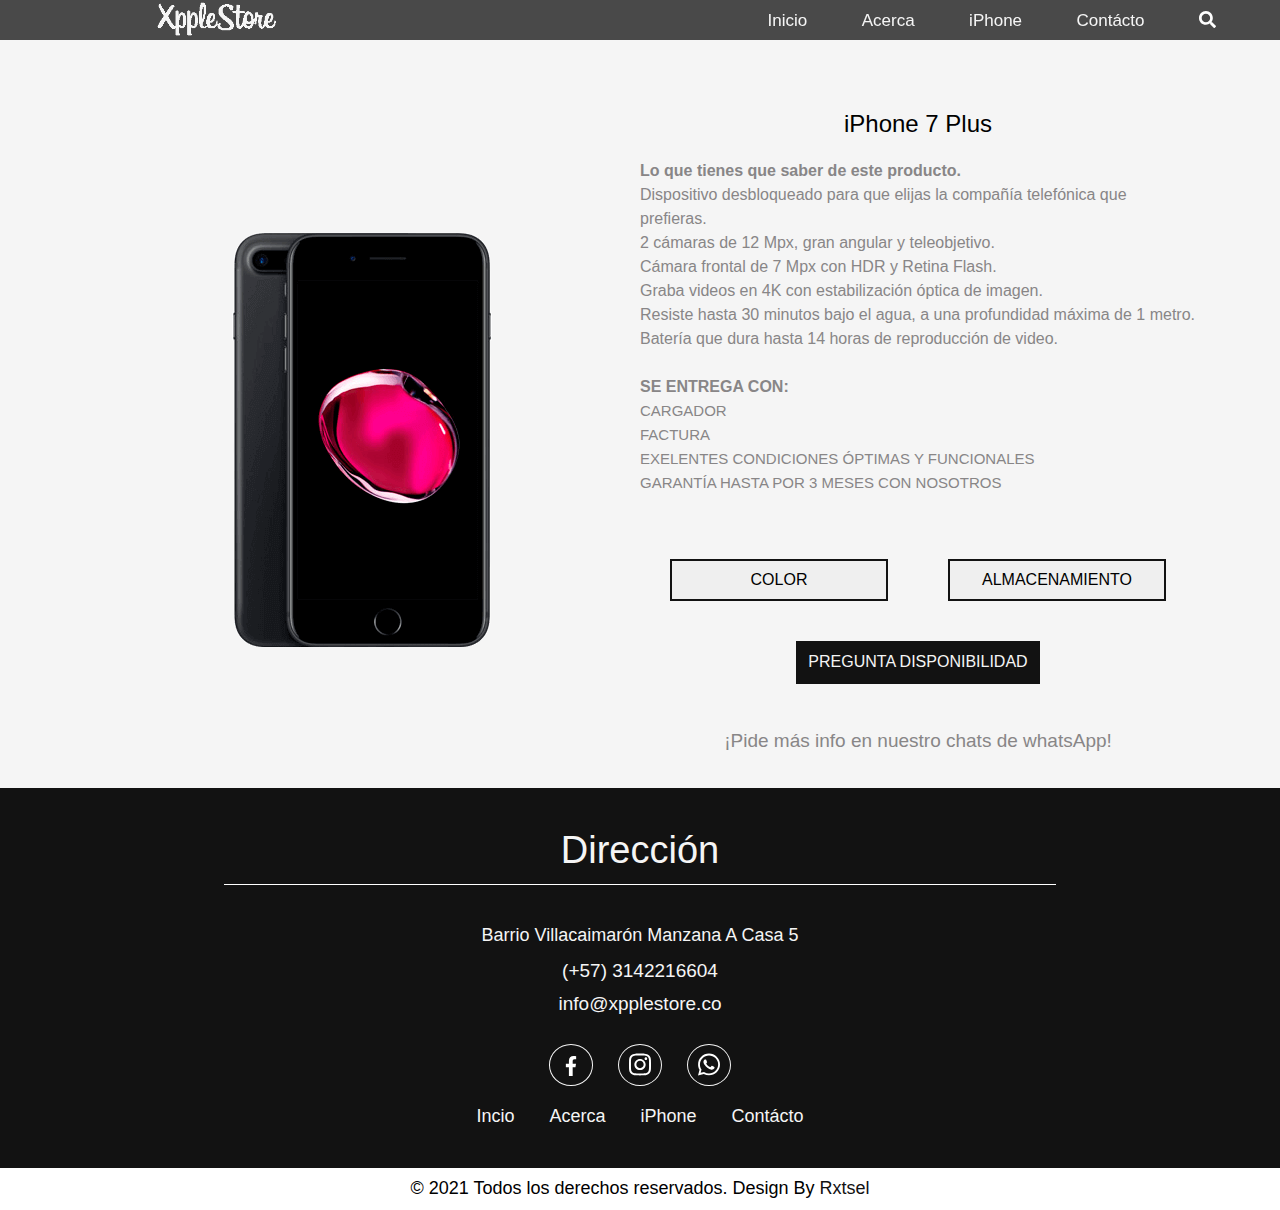
<file: iphone/iPhone7plus.html>
<!DOCTYPE html>
<html lang="es">

<head>
  <!-- META -->
  <meta charset="UTF-8">
  <meta http-equiv="X-UA-Compatible" content="IE=edge">
  <meta name="viewport" content="width=device-width, initial-scale=1, minimum-scale=1, maximum-scale=1">
  <meta name="keywords" content="xpple, apple, iphone, iphone 7, iphone 7 plus, celular, store, tienda, virtual, barato, de segunda, xpple store">
  <meta name="description" content="iPhone 7 plus">
  <meta name="autor" content="Rxtsel">
  <!-- TITLE -->
  <title>iPhone 7 Plus</title>
  <!-- FAVICON -->
  <link rel="shortcut icon" href="/icons/xpple.ico" type="image/x-icon">
  <!-- PRELOAD -->
  <link rel="preload" href="/css/style.css" as="style">
  <!-- STYLE -->
  <link rel="stylesheet" href="/css/swiper.min.css">
  <link rel="stylesheet" href="/css/style.css">
  <link rel="stylesheet" href="/css/mediaQuery.css">
  <link rel="stylesheet" href="/css/normalize.css">
</head>

<body>

  <header class="header" id="header">
    <div class="header-bg  contenedor centrar">
      <div class="logo">
        <a href="/index.html"><img loading="lazy" src="/img/logo.png" alt="logo"></a>
      </div>
      <div class="nav" id="nav">
        <nav class="nav-menu">
          <a href="/index.html" class="nav-menu__enlace">Inicio</a>
          <a href="/index.html#main" class="nav-menu__enlace">Acerca</a>
          <a href="/index.html#iPhone" class="nav-menu__enlace">iPhone</a>
          <a href="/index.html#contacto" class="nav-menu__enlace">Contácto</a>

          <img loading="lazy" class="icon" id="icon-search" src="/icons/search.svg" alt="search">
        </nav>
      </div>
      <div class="menu-bar">
        <div id="menu-bar">
          <button>
            <span class="top-line"></span>
            <span class="mid-line"></span>
            <span class="bot-line"></span>
          </button>
        </div>
      </div>
    </div>
  </header>


  <!-- busqueda -->
  <div id="ctn-bars-search">
    <input type="text" id="inputSearch" placeholder="Buscar productos">
  </div>
  <ul id="box-search">
    <li><a href="/iphone/iPhone8.html"><i class="fas fa-search"></i> iPhone 8</a></li>
    <li><a href="#"><i class="fas fa-search"></i> iPhone 7</a></li>
    <li><a href="/iphone/iPhone7plus.html"><i class="fas fa-search"></i> iPhone 7 Plus</a></li>
    <li><a href="/iphone/iPhoneX.html"><i class="fas fa-search"></i> iPhone X</a></li>
    <li><a href="/iphone/iPhoneXR.html"><i class="fas fa-search"></i> iPhone XR</a></li>
    <li><a href="#"><i class="fas fa-search"></i> iPhone 11</a></li>
    <li><a href="/iphone/iPhone11Pro.html"><i class="fas fa-search"></i> iPhone 11 Pro</a></li>
    <li><a href="#"><i class="fas fa-search"></i> iPhone XS</a></li>
    <li><a href="#"><i class="fas fa-search"></i> MacOS</a></li>
    <li><a href="#"><i class="fas fa-search"></i> Macbook Pro</a></li>
    <li><a href="/iphone/iPhone12Mini.html"><i class="fas fa-search"></i> iPhone 12 Mini</a></li>
  </ul>

  <div id="cover-ctn-search"></div>
  <!-- fin busqueda -->


  <main class="main" id="main">
    <div class="producto contenedor centrar">
      <img loading="lazy" src="/img/1.png" alt="iPhone 7 Plus" class="producto__img">
      <div class="producto__contenido">
        <h2 class="producto__titulo">iPhone 7 Plus</h2>
        <p class="producto__parrafo">
          <b>Lo que tienes que saber de este producto.</b> <br>

          Dispositivo desbloqueado para que elijas la compañía telefónica que prefieras. <br>
          2 cámaras de 12 Mpx, gran angular y teleobjetivo. <br>
          Cámara frontal de 7 Mpx con HDR y Retina Flash. <br>
          Graba videos en 4K con estabilización óptica de imagen. <br>
          Resiste hasta 30 minutos bajo el agua, a una profundidad máxima de 1 metro. <br>
          Batería que dura hasta 14 horas de reproducción de video. <br> <br>
          <span class="info">Se entrega con:</span> <br>
          <span class="info-normal">
            cargador <br>
            factura <br>
            exelentes condiciones óptimas y funcionales <br>
            garantía hasta por 3 meses con nosotros
          </span>
        </p> <br>

        <form action="" class="producto-formulario">
          <select class="iPhone" name="iPhone" id="iPhone">
            <option value="iPhone 7 Plus">iPhone 7 Plus</option>
          </select>
          <div class="campo-form-product">
            <select class="campo-input-product" name="color" id="color" required>
              <option selected disabled>Color</option>
              <option value="Negro Mate">Negro Mate</option>
              <option value="Jet Black">Jet Black</option>
              <option value="Red">Red</option>
              <option value="Silver">Silver</option>
              <option value="Gold">Gold</option>
              <option value="Rose Gold">Rose Gold</option>
            </select>
          </div>
          <div class="campo-form-product">
            <select class="campo-input-product" name="gb" id="gb" required>
              <option selected disabled>Almacenamiento</option>
              <option value="32gb">32gb</option>
              <option value="128gb">128gb</option>
              <option value="256gb">256gb</option>
            </select>
          </div>
          <div class="campo-form-product">
            <input class="campo-input-product boton-submit btn-producto" type="submit" value="Pregunta disponibilidad"
              id="enviar-btn">
          </div>

        </form>

        <h2 class="info-chat">¡Pide más info en nuestro chats de whatsApp!</h2>
      </div>
    </div>
  </main>

  <footer class="footer">
    <div class="footer__bg-black">
      <h3 class="footer__titulo">Dirección</h3>
      <span class="footer__subtitulo">Barrio Villacaimarón Manzana A Casa 5</span>
      <p class="footer__parrafo">
        (+57) 3142216604 <br>
        info@xpplestore.co</p>

      <div class="social social-footer">
        <a class="social__enlace icon-footer" href="https://facebook.com/Xpple-Store-104008578059539/"
          target="_blank"><img loading="lazy" class="social__icon facebook footer-icon-fb" src="/icons/facebook.svg"
            alt="icons/facebook"></a>
        <a class="social__enlace icon-footer" target="_blank" href="https://www.instagram.com/xpplestore/"><img
            loading="lazy" class="social__icon" src="/icons/instagram.svg" alt="icons/instagram"></a>
        <a class="social__enlace icon-footer" href="#"><img loading="lazy" class="social__icon"
            src="/icons/whatsapp.svg" alt="icons/whatsapp"></a>
      </div>

      <div class="footer__enlaces-menu">
        <a class="footer__enlaces" href="/#inicio">Incio</a>
        <a class="footer__enlaces" href="/#main">Acerca</a>
        <a class="footer__enlaces" href="/#iPhone">iPhone</a>
        <a class="footer__enlaces" href="/#contacto">Contácto</a>
      </div>
    </div>

    <div class="footer__derechos">
      <p class="footer__derechos">© 2021 Todos los derechos reservados. Design By <a class="footer__enlace"
          href="https://www.instagram.com/rxtsel/" target="_blank">Rxtsel</a></p>
    </div>
  </footer>

  <!-- JAVASCRIPT -->
  <script src="/js/swiper.min.js"></script>
  <script src="/js/app.js"></script>
  <script src="/js/send-form.js"></script>
</body>

</html>
</file>
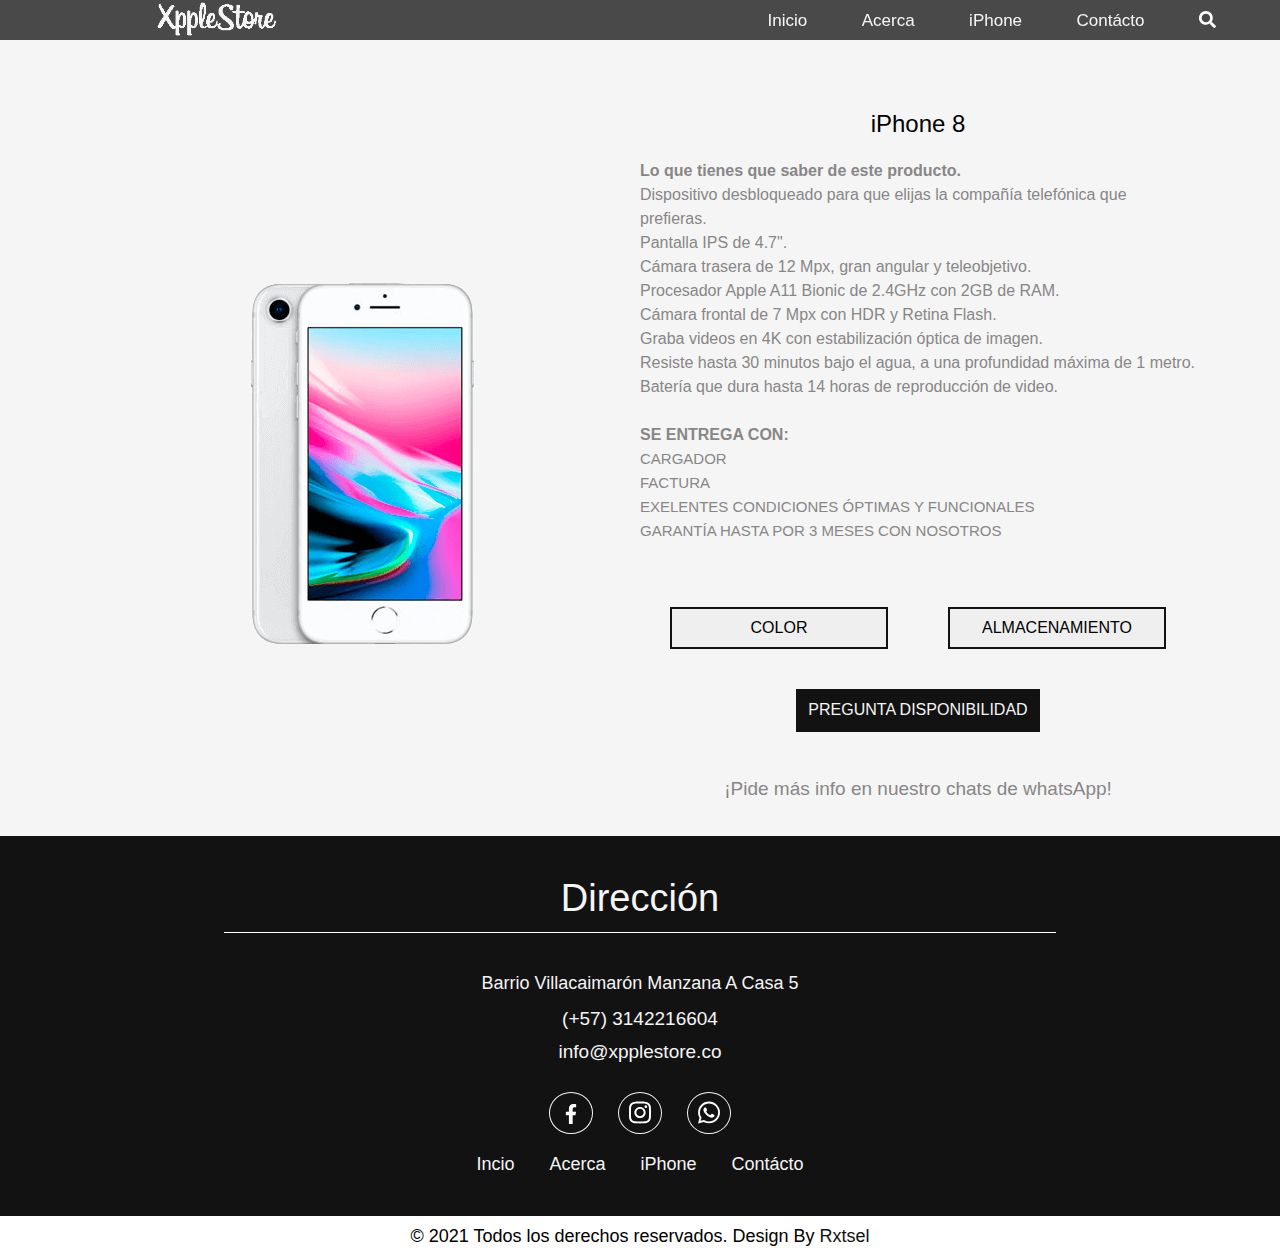
<file: iphone/iPhone8.html>
<!DOCTYPE html>
<html lang="es">

<head>
  <!-- META -->
  <meta charset="UTF-8">
  <meta http-equiv="X-UA-Compatible" content="IE=edge">
  <meta name="viewport" content="width=device-width, initial-scale=1, minimum-scale=1, maximum-scale=1">
  <meta name="keywords" content="xpple, apple, iphone, iphone 8, celular, store, tienda, virtual, barato, de segunda, xpple store">
  <meta name="description" content="iPhone 8">
  <meta name="autor" content="Rxtsel">
  <!-- TITLE -->
  <title>iPhone 8</title>
  <!-- FAVICON -->
  <link rel="shortcut icon" href="/icons/xpple.ico" type="image/x-icon">
  <!-- PRELOAD -->
  <link rel="preload" href="/css/style.css" as="style">
  <!-- STYLE -->
  <link rel="stylesheet" href="/css/swiper.min.css">
  <link rel="stylesheet" href="/css/style.css">
  <link rel="stylesheet" href="/css/mediaQuery.css">
  <link rel="stylesheet" href="/css/normalize.css">
</head>

<body>

  <!-- busqueda -->
  <div id="ctn-bars-search">
    <input type="text" id="inputSearch" placeholder="Buscar productos">
  </div>
  <ul id="box-search">
    <li><a href="/iphone/iPhone8.html"><i class="fas fa-search"></i> iPhone 8</a></li>
    <li><a href="#"><i class="fas fa-search"></i> iPhone 7</a></li>
    <li><a href="/iphone/iPhone7plus.html"><i class="fas fa-search"></i> iPhone 7 Plus</a></li>
    <li><a href="/iphone/iPhoneX.html"><i class="fas fa-search"></i> iPhone X</a></li>
    <li><a href="/iphone/iPhoneXR.html"><i class="fas fa-search"></i> iPhone XR</a></li>
    <li><a href="#"><i class="fas fa-search"></i> iPhone 11</a></li>
    <li><a href="/iphone/iPhone11Pro.html"><i class="fas fa-search"></i> iPhone 11 Pro</a></li>
    <li><a href="#"><i class="fas fa-search"></i> iPhone XS</a></li>
    <li><a href="#"><i class="fas fa-search"></i> MacOS</a></li>
    <li><a href="#"><i class="fas fa-search"></i> Macbook Pro</a></li>
    <li><a href="/iphone/iPhone12Mini.html"><i class="fas fa-search"></i> iPhone 12 Mini</a></li>
  </ul>

  <div id="cover-ctn-search"></div>
  <!-- fin busqueda -->

  <header class="header" id="header">
    <div class="header-bg  contenedor centrar">
      <div class="logo">
        <a href="/index.html"><img loading="lazy" src="/img/logo.png" alt="logo"></a>
      </div>
      <div class="nav" id="nav">
        <nav class="nav-menu">
          <a href="/index.html" class="nav-menu__enlace">Inicio</a>
          <a href="/index.html#main" class="nav-menu__enlace">Acerca</a>
          <a href="/index.html#iPhone" class="nav-menu__enlace">iPhone</a>
          <a href="/index.html#contacto" class="nav-menu__enlace">Contácto</a>

          <img loading="lazy" class="icon" id="icon-search" src="/icons/search.svg" alt="search">
        </nav>
      </div>
      <div class="menu-bar">
        <div id="menu-bar">
          <button>
            <span class="top-line"></span>
            <span class="mid-line"></span>
            <span class="bot-line"></span>
          </button>
        </div>
      </div>
    </div>
  </header>


  <main class="main" id="main">
    <div class="producto contenedor centrar">
      <img loading="lazy" src="/img/2.png" alt="iPhone 8" class="producto__img">
      <div class="producto__contenido">
        <h2 class="producto__titulo">iPhone 8</h2>
        <p class="producto__parrafo">
          <b>Lo que tienes que saber de este producto.</b> <br>

          Dispositivo desbloqueado para que elijas la compañía telefónica que prefieras. <br>
          Pantalla IPS de 4.7". <br>
          Cámara trasera de 12 Mpx, gran angular y teleobjetivo. <br>
          Procesador Apple A11 Bionic de 2.4GHz con 2GB de RAM. <br>
          Cámara frontal de 7 Mpx con HDR y Retina Flash. <br>
          Graba videos en 4K con estabilización óptica de imagen. <br>
          Resiste hasta 30 minutos bajo el agua, a una profundidad máxima de 1 metro. <br>
          Batería que dura hasta 14 horas de reproducción de video. <br> <br>
          <span class="info">Se entrega con:</span> <br>
          <span class="info-normal">
            cargador <br>
            factura <br>
            exelentes condiciones óptimas y funcionales <br>
            garantía hasta por 3 meses con nosotros
          </span>
        </p> <br>

        <form action="" class="producto-formulario">
          <select class="iPhone" name="iPhone" id="iPhone">
            <option value="iPhone 8">iPhone 8</option>
          </select>
          <div class="campo-form-product">
            <select class="campo-input-product" name="color" id="color">
              <option selected disabled>Color</option>
              <option value="Negro">Negro</option>
              <option value="Silver">Silver</option>
              <option value="Gold">Gold</option>
              <option value="Red">Red</option>
            </select>
          </div>
          <div class="campo-form-product">
            <select class="campo-input-product" name="gb" id="gb">
              <option selected disabled>Almacenamiento</option>
              <option value="64gb">64gb</option>
              <option value="128gb">128gb</option>
              <option value="256gb">256gb</option>
            </select>
          </div>
          <div class="campo-form-product">
            <input class="campo-input-product boton-submit btn-producto" type="submit" value="Pregunta disponibilidad"
              id="enviar-btn">
          </div>
        </form>
        <h2 class="info-chat">¡Pide más info en nuestro chats de whatsApp!</h2>
      </div>
    </div>
  </main>

  <footer class="footer">
    <div class="footer__bg-black">
      <h3 class="footer__titulo">Dirección</h3>
      <span class="footer__subtitulo">Barrio Villacaimarón Manzana A Casa 5</span>
      <p class="footer__parrafo">
        (+57) 3142216604 <br>
        info@xpplestore.co</p>

      <div class="social social-footer">
        <a class="social__enlace icon-footer" href="https://facebook.com/Xpple-Store-104008578059539/"
          target="_blank"><img loading="lazy" class="social__icon facebook footer-icon-fb" src="/icons/facebook.svg"
            alt="icons/facebook"></a>
        <a class="social__enlace icon-footer" target="_blank" href="https://www.instagram.com/xpplestore/"><img
            loading="lazy" class="social__icon" src="/icons/instagram.svg" alt="icons/instagram"></a>
        <a class="social__enlace icon-footer" href="#"><img loading="lazy" class="social__icon"
            src="/icons/whatsapp.svg" alt="icons/whatsapp"></a>
      </div>

      <div class="footer__enlaces-menu">
        <a class="footer__enlaces" href="/#inicio">Incio</a>
        <a class="footer__enlaces" href="/#main">Acerca</a>
        <a class="footer__enlaces" href="/#iPhone">iPhone</a>
        <a class="footer__enlaces" href="/#contacto">Contácto</a>
      </div>
    </div>

    <div class="footer__derechos">
      <p class="footer__derechos">© 2021 Todos los derechos reservados. Design By <a class="footer__enlace"
          href="https://www.instagram.com/rxtsel/" target="_blank">Rxtsel</a></p>
    </div>
  </footer>

  <!-- JAVASCRIPT -->
  <script src="/js/swiper.min.js"></script>
  <script src="/js/app.js"></script>
  <script src="/js/send-form.js"></script>

</body>

</html>
</file>
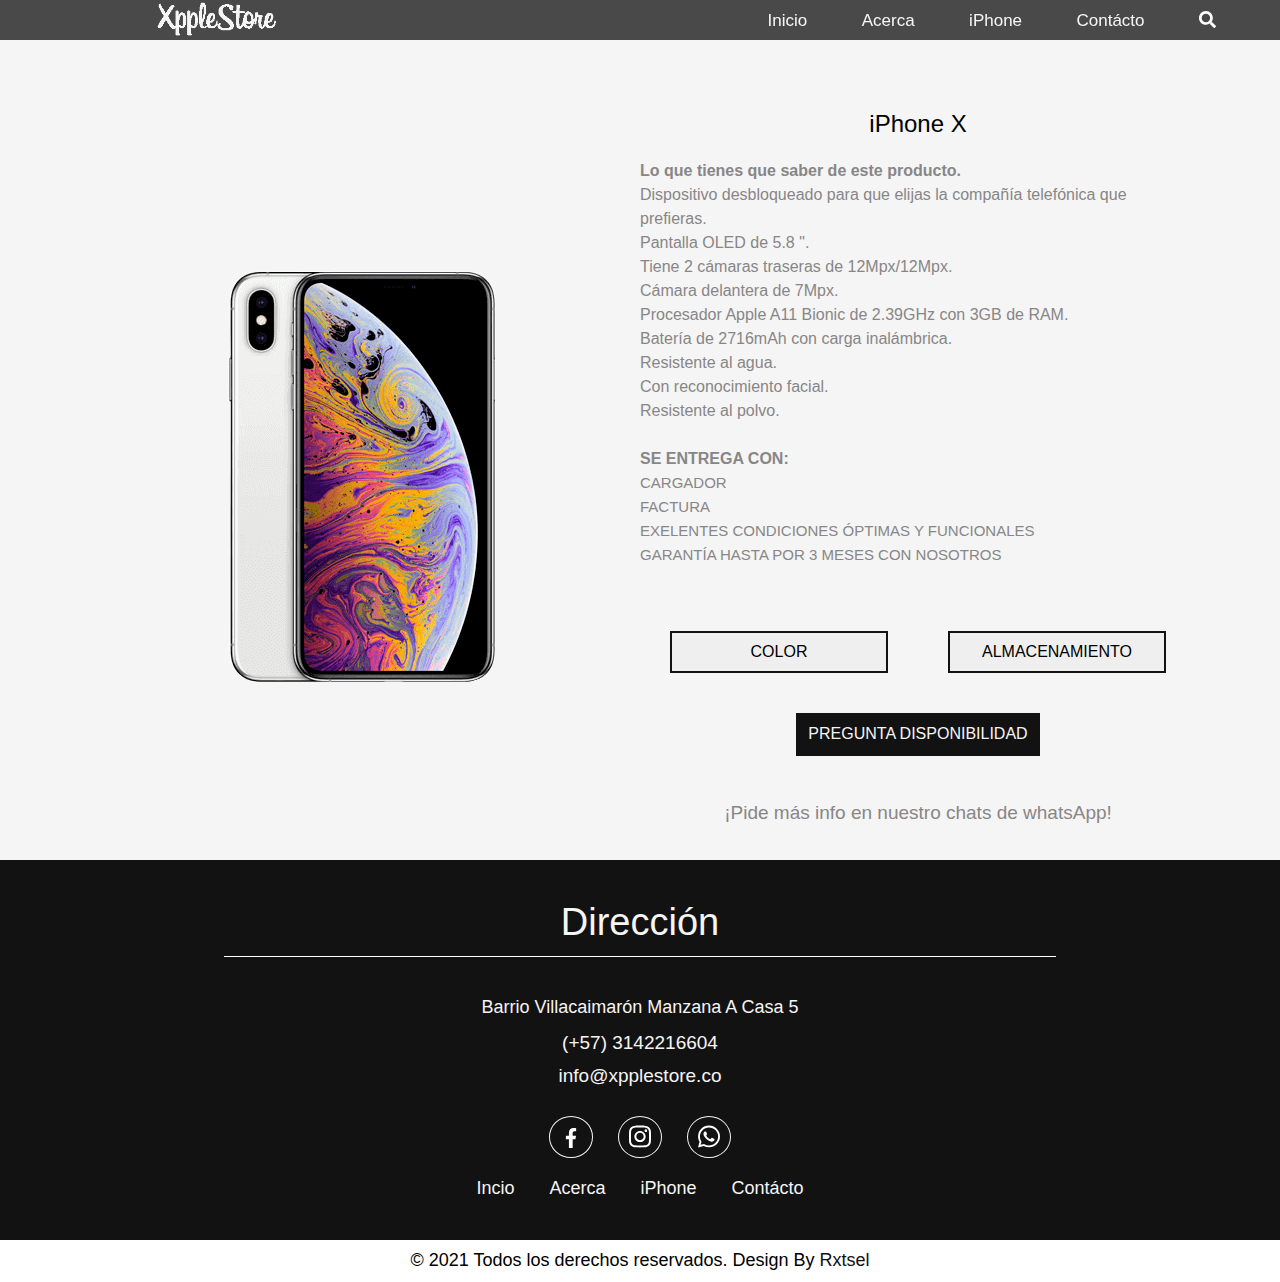
<file: iphone/iPhoneX.html>
<!DOCTYPE html>
<html lang="es">

<head>
  <!-- META -->
  <meta charset="UTF-8">
  <meta http-equiv="X-UA-Compatible" content="IE=edge">
  <meta name="viewport" content="width=device-width, initial-scale=1, minimum-scale=1, maximum-scale=1">
  <meta name="keywords" content="xpple, apple, iphone, iphone x, iphone xs, iphone xs max, celular, store, tienda, virtual, barato, de segunda, xpple store">
  <meta name="description" content="iPhone X">
  <meta name="autor" content="Rxtsel">
  <!-- TITLE -->
  <title>iPhone X</title>
  <!-- FAVICON -->
  <link rel="shortcut icon" href="/icons/xpple.ico" type="image/x-icon">
  <!-- PRELOAD -->
  <link rel="preload" href="/css/style.css" as="style">
  <!-- STYLE -->
  <link rel="stylesheet" href="/css/swiper.min.css">
  <link rel="stylesheet" href="/css/style.css">
  <link rel="stylesheet" href="/css/mediaQuery.css">
  <link rel="stylesheet" href="/css/normalize.css">
</head>

<body>

  <!-- busqueda -->
  <div id="ctn-bars-search">
    <input type="text" id="inputSearch" placeholder="Buscar productos">
  </div>
  <ul id="box-search">
    <li><a href="/iphone/iPhone8.html"><i class="fas fa-search"></i> iPhone 8</a></li>
    <li><a href="#"><i class="fas fa-search"></i> iPhone 7</a></li>
    <li><a href="/iphone/iPhone7plus.html"><i class="fas fa-search"></i> iPhone 7 Plus</a></li>
    <li><a href="/iphone/iPhoneX.html"><i class="fas fa-search"></i> iPhone X</a></li>
    <li><a href="/iphone/iPhoneXR.html"><i class="fas fa-search"></i> iPhone XR</a></li>
    <li><a href="#"><i class="fas fa-search"></i> iPhone 11</a></li>
    <li><a href="/iphone/iPhone11Pro.html"><i class="fas fa-search"></i> iPhone 11 Pro</a></li>
    <li><a href="#"><i class="fas fa-search"></i> iPhone XS</a></li>
    <li><a href="#"><i class="fas fa-search"></i> MacOS</a></li>
    <li><a href="#"><i class="fas fa-search"></i> Macbook Pro</a></li>
    <li><a href="/iphone/iPhone12Mini.html"><i class="fas fa-search"></i> iPhone 12 Mini</a></li>
  </ul>

  <div id="cover-ctn-search"></div>
  <!-- fin busqueda -->

  <header class="header" id="header">
    <div class="header-bg  contenedor centrar">
      <div class="logo">
        <a href="/index.html"><img loading="lazy" src="/img/logo.png" alt="logo"></a>
      </div>
      <div class="nav" id="nav">
        <nav class="nav-menu">
          <a href="/index.html" class="nav-menu__enlace">Inicio</a>
          <a href="/index.html#main" class="nav-menu__enlace">Acerca</a>
          <a href="/index.html#iPhone" class="nav-menu__enlace">iPhone</a>
          <a href="/index.html#contacto" class="nav-menu__enlace">Contácto</a>

          <img loading="lazy" class="icon" id="icon-search" src="/icons/search.svg" alt="search">
        </nav>
      </div>
      <div class="menu-bar">
        <div id="menu-bar">
          <button>
            <span class="top-line"></span>
            <span class="mid-line"></span>
            <span class="bot-line"></span>
          </button>
        </div>
      </div>
    </div>
  </header>


  <main class="main" id="main">
    <div class="producto contenedor centrar">
      <img loading="lazy" src="/img/3.png" alt="iPhone X" class="producto__img">
      <div class="producto__contenido">
        <h2 class="producto__titulo">iPhone X</h2>
        <p class="producto__parrafo">
          <b>Lo que tienes que saber de este producto.</b> <br>
          Dispositivo desbloqueado para que elijas la compañía telefónica que prefieras. <br>
          Pantalla OLED de 5.8 ". <br>
          Tiene 2 cámaras traseras de 12Mpx/12Mpx. <br>
          Cámara delantera de 7Mpx. <br>
          Procesador Apple A11 Bionic de 2.39GHz con 3GB de RAM. <br>
          Batería de 2716mAh con carga inalámbrica. <br>
          Resistente al agua. <br>
          Con reconocimiento facial. <br>
          Resistente al polvo. <br> <br>
          <span class="info">Se entrega con:</span> <br>
          <span class="info-normal">
            cargador <br>
            factura <br>
            exelentes condiciones óptimas y funcionales <br>
            garantía hasta por 3 meses con nosotros
          </span>
        </p> <br>

        <form action="" class="producto-formulario">
          <select class="iPhone" name="iPhone" id="iPhone">
            <option value="iPhone X">iPhone X</option>
          </select>
          <div class="campo-form-product">
            <select class="campo-input-product" name="color" id="color">
              <option selected disabled>Color</option>
              <option value="Negro">Negro</option>
              <option value="Silver">Silver</option>
            </select>
          </div>
          <div class="campo-form-product">
            <select class="campo-input-product" name="gb" id="gb">
              <option selected disabled>Almacenamiento</option>
              <option value="64gb">64gb</option>
              <option value="256gb">256gb</option>
            </select>
          </div>
          <div class="campo-form-product">
            <input class="campo-input-product boton-submit btn-producto" type="submit" value="Pregunta disponibilidad"
              id="enviar-btn">
          </div>
        </form>
        <h2 class="info-chat">¡Pide más info en nuestro chats de whatsApp!</h2>
      </div>
    </div>
  </main>

  <footer class="footer">
    <div class="footer__bg-black">
      <h3 class="footer__titulo">Dirección</h3>
      <span class="footer__subtitulo">Barrio Villacaimarón Manzana A Casa 5</span>
      <p class="footer__parrafo">
        (+57) 3142216604 <br>
        info@xpplestore.co</p>

      <div class="social social-footer">
        <a class="social__enlace icon-footer" href="https://facebook.com/Xpple-Store-104008578059539/"
          target="_blank"><img loading="lazy" class="social__icon facebook footer-icon-fb" src="/icons/facebook.svg"
            alt="icons/facebook"></a>
        <a class="social__enlace icon-footer" target="_blank" href="https://www.instagram.com/xpplestore/"><img
            loading="lazy" class="social__icon" src="/icons/instagram.svg" alt="icons/instagram"></a>
        <a class="social__enlace icon-footer" href="#"><img loading="lazy" class="social__icon"
            src="/icons/whatsapp.svg" alt="icons/whatsapp"></a>
      </div>

      <div class="footer__enlaces-menu">
        <a class="footer__enlaces" href="/#inicio">Incio</a>
        <a class="footer__enlaces" href="/#main">Acerca</a>
        <a class="footer__enlaces" href="/#iPhone">iPhone</a>
        <a class="footer__enlaces" href="/#contacto">Contácto</a>
      </div>
    </div>

    <div class="footer__derechos">
      <p class="footer__derechos">© 2021 Todos los derechos reservados. Design By <a class="footer__enlace"
          href="https://www.instagram.com/rxtsel/" target="_blank">Rxtsel</a></p>
    </div>
  </footer>

  <!-- JAVASCRIPT -->
  <script src="/js/swiper.min.js"></script>
  <script src="/js/app.js"></script>
  <script src="/js/send-form.js"></script>

</body>

</html>
</file>
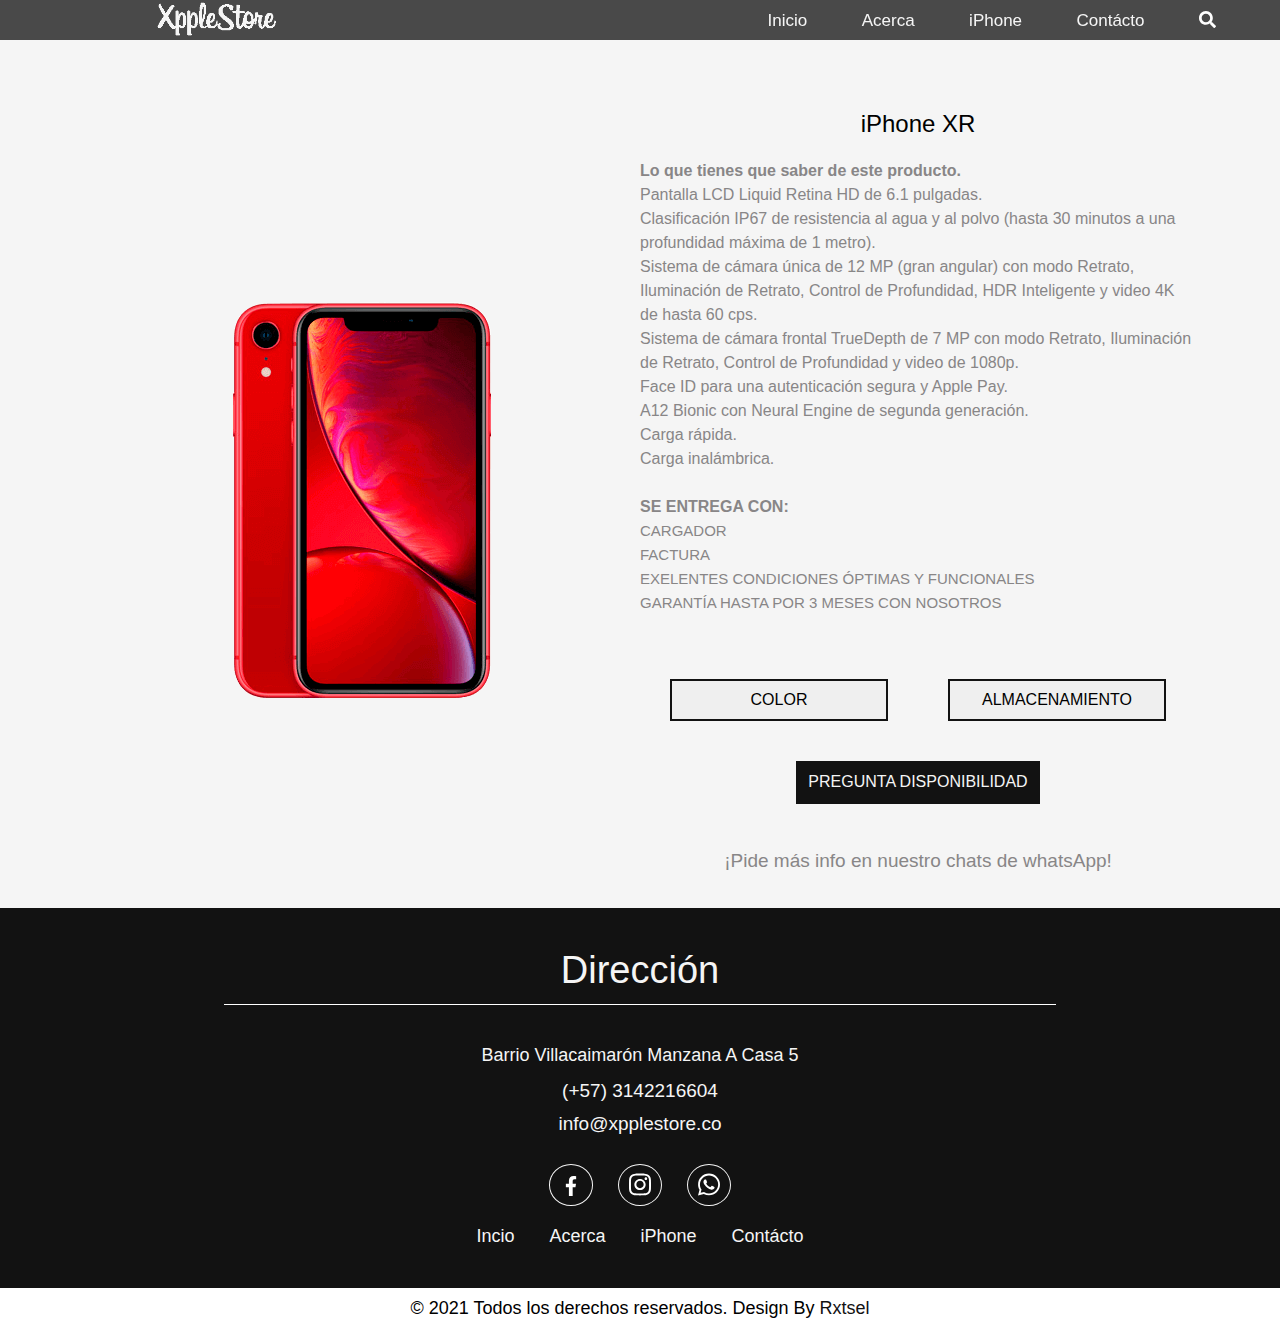
<file: iphone/iPhoneXR.html>
<!DOCTYPE html>
<html lang="es">

<head>
  <meta charset="UTF-8">
  <meta http-equiv="X-UA-Compatible" content="IE=edge">
  <meta name="viewport" content="width=device-width, initial-scale=1, minimum-scale=1, maximum-scale=1">
  <meta name="keywords" content="xpple, apple, iphone, iphone xr, celular, store, tienda, virtual, barato, de segunda, xpple store">
  <meta name="description" content="iPhone XR">
  <meta name="autor" content="Rxtsel">
  <!-- TITLE -->
  <title>iPhone XR</title>
  <!-- FAVICON -->
  <link rel="shortcut icon" href="/icons/xpple.ico" type="image/x-icon">
  <!-- PRELOAD -->
  <link rel="preload" href="/css/style.css" as="style">
  <!-- STYLE -->
  <link rel="stylesheet" href="/css/swiper.min.css">
  <link rel="stylesheet" href="/css/style.css">
  <link rel="stylesheet" href="/css/mediaQuery.css">
  <link rel="stylesheet" href="/css/normalize.css">
</head>

<body>

  <!-- busqueda -->
  <div id="ctn-bars-search">
    <input type="text" id="inputSearch" placeholder="Buscar productos">
  </div>
  <ul id="box-search">
    <li><a href="/iphone/iPhone8.html"><i class="fas fa-search"></i> iPhone 8</a></li>
    <li><a href="#"><i class="fas fa-search"></i> iPhone 7</a></li>
    <li><a href="/iphone/iPhone7plus.html"><i class="fas fa-search"></i> iPhone 7 Plus</a></li>
    <li><a href="/iphone/iPhoneX.html"><i class="fas fa-search"></i> iPhone X</a></li>
    <li><a href="/iphone/iPhoneXR.html"><i class="fas fa-search"></i> iPhone XR</a></li>
    <li><a href="#"><i class="fas fa-search"></i> iPhone 11</a></li>
    <li><a href="/iphone/iPhone11Pro.html"><i class="fas fa-search"></i> iPhone 11 Pro</a></li>
    <li><a href="#"><i class="fas fa-search"></i> iPhone XS</a></li>
    <li><a href="#"><i class="fas fa-search"></i> MacOS</a></li>
    <li><a href="#"><i class="fas fa-search"></i> Macbook Pro</a></li>
    <li><a href="/iphone/iPhone12Mini.html"><i class="fas fa-search"></i> iPhone 12 Mini</a></li>
  </ul>

  <div id="cover-ctn-search"></div>
  <!-- fin busqueda -->

  <header class="header" id="header">
    <div class="header-bg  contenedor centrar">
      <div class="logo">
        <a href="/index.html"><img loading="lazy" src="/img/logo.png" alt="logo"></a>
      </div>
      <div class="nav" id="nav">
        <nav class="nav-menu">
          <a href="/index.html" class="nav-menu__enlace">Inicio</a>
          <a href="/index.html#main" class="nav-menu__enlace">Acerca</a>
          <a href="/index.html#iPhone" class="nav-menu__enlace">iPhone</a>
          <a href="/index.html#contacto" class="nav-menu__enlace">Contácto</a>

          <img loading="lazy" class="icon" id="icon-search" src="/icons/search.svg" alt="search">
        </nav>
      </div>
      <div class="menu-bar">
        <div id="menu-bar">
          <button>
            <span class="top-line"></span>
            <span class="mid-line"></span>
            <span class="bot-line"></span>
          </button>
        </div>
      </div>
    </div>
  </header>


  <main class="main" id="main">
    <div class="producto contenedor centrar">
      <img loading="lazy" src="/img/4.png" alt="iPhone XR" class="producto__img">
      <div class="producto__contenido">
        <h2 class="producto__titulo">iPhone XR</h2>
        <p class="producto__parrafo">
          <b>Lo que tienes que saber de este producto.</b> <br>
          Pantalla LCD Liquid Retina HD de 6.1 pulgadas. <br>
          Clasificación IP67 de resistencia al agua y al polvo (hasta 30 minutos a una profundidad máxima de 1 metro).
          <br>
          Sistema de cámara única de 12 MP (gran angular) con modo Retrato, Iluminación de Retrato, Control de
          Profundidad, HDR Inteligente y video 4K de hasta 60 cps. <br>
          Sistema de cámara frontal TrueDepth de 7 MP con modo Retrato, Iluminación de Retrato, Control de Profundidad y
          video de 1080p. <br>
          Face ID para una autenticación segura y Apple Pay. <br>
          A12 Bionic con Neural Engine de segunda generación. <br>
          Carga rápida. <br>
          Carga inalámbrica. <br> <br>
          <span class="info">Se entrega con:</span> <br>
          <span class="info-normal">
            cargador <br>
            factura <br>
            exelentes condiciones óptimas y funcionales <br>
            garantía hasta por 3 meses con nosotros
          </span>
        </p> <br>

        <form action="" class="producto-formulario">
          <select class="iPhone" name="iPhone" id="iPhone">
            <option value="iPhone XR">iPhone XR</option>
          </select>
          <div class="campo-form-product">
            <select class="campo-input-product" name="color" id="color">
              <option selected disabled>Color</option>
              <option value="Negro">Negro</option>
              <option value="Blanco">Blanco</option>
              <option value="Amarillo">Amarillo</option>
              <option value="Coral">Coral</option>
              <option value="Azul">Azul</option>
              <option value="Rojo">Rojo</option>
            </select>
          </div>
          <div class="campo-form-product">
            <select class="campo-input-product" name="gb" id="gb">
              <option selected disabled>Almacenamiento</option>
              <option value="64gb">64gb</option>
              <option value="128gb">128gb</option>
            </select>
          </div>
          <div class="campo-form-product">
            <input class="campo-input-product boton-submit btn-producto" type="submit" value="Pregunta disponibilidad"
              id="enviar-btn">
          </div>
        </form>
        <h2 class="info-chat">¡Pide más info en nuestro chats de whatsApp!</h2>
      </div>
    </div>
  </main>

  <footer class="footer">
    <div class="footer__bg-black">
      <h3 class="footer__titulo">Dirección</h3>
      <span class="footer__subtitulo">Barrio Villacaimarón Manzana A Casa 5</span>
      <p class="footer__parrafo">
        (+57) 3142216604 <br>
        info@xpplestore.co</p>

      <div class="social social-footer">
        <a class="social__enlace icon-footer" href="https://facebook.com/Xpple-Store-104008578059539/"
          target="_blank"><img loading="lazy" class="social__icon facebook footer-icon-fb" src="/icons/facebook.svg"
            alt="icons/facebook"></a>
        <a class="social__enlace icon-footer" target="_blank" href="https://www.instagram.com/xpplestore/"><img
            loading="lazy" class="social__icon" src="/icons/instagram.svg" alt="icons/instagram"></a>
        <a class="social__enlace icon-footer" href="#"><img loading="lazy" class="social__icon"
            src="/icons/whatsapp.svg" alt="icons/whatsapp"></a>
      </div>

      <div class="footer__enlaces-menu">
        <a class="footer__enlaces" href="/#inicio">Incio</a>
        <a class="footer__enlaces" href="/#main">Acerca</a>
        <a class="footer__enlaces" href="/#iPhone">iPhone</a>
        <a class="footer__enlaces" href="/#contacto">Contácto</a>
      </div>
    </div>

    <div class="footer__derechos">
      <p class="footer__derechos">© 2021 Todos los derechos reservados. Design By <a class="footer__enlace"
          href="https://www.instagram.com/rxtsel/" target="_blank">Rxtsel</a></p>
    </div>
  </footer>

  <!-- JAVASCRIPT -->
  <script src="/js/swiper.min.js"></script>
  <script src="/js/app.js"></script>
  <script src="/js/send-form.js"></script>

</body>

</html>
</file>
<file: css/style.css>
:root {
  --fuentePrincipal: 'Krub', sans-serif;
  --fuenteSecundaria: 'Source Sans Pro', sans-serif;
  --colorGris: #888687;
  --colorMagenta: #f2b87f;
  --colorVerde: #00a650;
  --colorAmarilloHover: #db9b23;
  --colorAmarillo: #f3ac26;
  --colorNegroClaro: #23242a;
  --colorBlur: rgb(0, 0, 0, .7);
  --colorBlurNav: rgb(21 21 21 / 98%);
  --colorBlancoBlanco: #fff;
  --colorNegro: #121212;
  --colorBlanco: #f5f5f5;
  --colorHoverBlanco: #f5f5f593;
  --colorHoverNegro: #141414e5;
}

/*------------------- FUENTES -------------------*/
@import url('https://fonts.googleapis.com/css2?family=Krub:wght@200;400;600&display=swap');

@import url('https://fonts.googleapis.com/css2?family=Source+Sans+Pro:wght@200&display=swap');

/*------------------- HAMBURGUESA -------------------*/
.menu-bar {
  display: none;
}

#menu-bar button {
  border: none;
  padding: 0;
  background: none;
  border: 0;
  cursor: pointer;
}

#menu-bar button span {
  border-radius: 0.3125rem;
  background-color: var(--colorBlanco);
  display: block;
  width: 1.5625rem;
  margin: 0.3125rem auto;
  height: 0.125rem;
  animation-duration: 1s;
  animation-fill-mode: forwards;
}

#menu-bar button.open .top-line {
  animation-name: top-line-animation;
}

#menu-bar button.open .mid-line {
  animation-name: mid-line-animation;
}

#menu-bar button.open .bot-line {
  animation-name: bot-line-animation;
}

#menu-bar button .top-line {
  animation-name: top-line-animation-close;
}

#menu-bar button .mid-line {
  animation-name: mid-line-animation-close;
}

#menu-bar button .bot-line {
  animation-name: bot-line-animation-close;
}

@keyframes top-line-animation {

  50%,
  100% {
    margin: 0 auto;
    transform: translateY(2px) rotate(-45deg)
  }
}

@keyframes bot-line-animation {

  50%,
  100% {
    margin: 0 auto;
    transform: translateY(-2px) rotate(45deg)
  }
}

@keyframes mid-line-animation {

  20%,
  100% {
    margin: 0 auto;
    width: 0;
    opacity: 0;
  }
}

/* cerrado */

@keyframes top-line-animation-close {
  0% {
    margin: 0 auto;
    transform: translateY(2px) rotate(-45deg)
  }

  50%,
  100% {
    margin: 5px auto;
    transform: translateY(0px) rotate(0deg)
  }
}

@keyframes mid-line-animation-close {
  0% {
    margin: 0 auto;
    width: 0;
    opacity: 0;
  }

  20%,
  100% {
    margin: 0 auto;
    width: 80%;
    opacity: 1;
  }
}

@keyframes bot-line-animation-close {
  0% {
    margin: 0 auto;
    transform: translateY(-2px) rotate(45deg)
  }

  50%,
  100% {
    margin: 5px auto;
    transform: translateY(0px) rotate(0deg)
  }
}

/*------------------- GLOBALES -------------------*/

.margin {
  margin: 0;
}

.padding {
  padding: 0;
}

.centrar {
  margin: 0 auto;
}

.contenedor {
  max-width: min(90%, 75rem);
}

.boton-primario {
  color: var(--colorBlanco);
  border: 1px solid var(--colorBlanco);
  padding: 1.25rem 3.75rem;
  border-radius: 1.875rem;
  text-transform: uppercase;
  font-size: 1rem;
  transition: all .3s ease;
}

.boton-primario-black {
  color: var(--colorNegro);
  border: 1px solid var(--colorNegro);
  padding: 1.25rem 3.75rem;
  border-radius: 1.875rem;
  text-transform: uppercase;
  font-size: 1rem;
  transition: all .3s ease;
}

.boton-ver-mas {
  color: var(--colorNegro);
  border: 1px solid var(--colorNegro);
  padding: 1.25rem 3.75rem;
  border-radius: 1.875rem;
  text-transform: uppercase;
  font-size: 1rem;
  transition: all .3s ease;
}

h1,
h2,
h3,
h4,
p {
  line-height: 1.2;
}

html {
  box-sizing: border-box;
  scroll-behavior: smooth;
}

*,
*::before,
*::after {
  box-sizing: inherit;
}

body {
  margin: 0;
  padding: 0;
  font-family: var(--fuentePrincipal);
  background-color: var(--colorBlanco);
}

*>a {
  text-decoration: none;
}

*>li {
  list-style: none;
}


.banner-intro-1 {
  background-image: url(../img/back.jpg);
  background-position: center center;
  background-size: cover;
  background-repeat: no-repeat;
  height: 100%;
  width: 100%;
}

.banner-intro-2 {
  background-image: url(../img/banner2.jpg);
  background-position: center;
  background-size: cover;
  background-repeat: no-repeat;
  height: 100%;
  width: 100%;
}

.banner-intro-3 {
  background-image: url(../img/banner3.jpg);
  background-position: center;
  background-size: cover;
  background-repeat: no-repeat;
  height: 100%;
  width: 100%;
}

.swiper-container {
  max-width: 100%;
  height: 100vh;
}

.swiper-slide {
  text-align: center;
  font-size: 1.125rem;
  background: #fff;
  /* Center slide text vertically */
  display: -webkit-box;
  display: -ms-flexbox;
  display: -webkit-flex;
  display: flex;
  -webkit-box-pack: center;
  -ms-flex-pack: center;
  -webkit-justify-content: center;
  justify-content: center;
  -webkit-box-align: center;
  -ms-flex-align: center;
  -webkit-align-items: center;
  align-items: center;
}

/*------------------- HEADER -------------------*/
.header {
  background-color: var(--colorBlur);
  position: fixed;
  width: 100%;
  z-index: 2;
  transition: all 0.8s ease;
  backdrop-filter: blur(10px);
}

.header-bg {
  display: flex;
  justify-content: space-between;
  align-items: center;
  height: 2.5rem;
}

.logo {
  margin-left: 5.625rem;
}

.logo img {
  height: 2.5rem;
}

.nav-menu__enlace {
  font-family: var(--fuentePrincipal);
  color: var(--colorBlanco);
  font-size: 1.0625rem;
  padding-left: 3.125rem;
  font-weight: 200;
}

.nav-menu__enlace:hover {
  color: var(--colorBlancoBlanco);
  text-shadow: 0 0 6px rgba(230, 221, 231, 0.356);
}

.icon {
  height: 1.0625rem;
  cursor: pointer;
  margin-left: 3.125rem;
  position: relative;
  top: 0.125rem;
}

.icon:hover {
  text-shadow: 0 0 6px rgb(230, 221, 231);
}

.banner__contenido {
  max-width: min(90%, 68.75rem);
  margin: 30vh auto 0 15%;
  text-align: left;
}

.banner__contenido-dos {
  margin: 30vh auto 0 9%;
}

.banner__titulo {
  color: var(--colorBlanco);
  font-weight: bold;
  font-size: 4.375rem;
  margin: 0 auto;
}

.banner__subtitulo {
  color: var(--colorBlanco);
  font-size: 3.125rem;
}

.banner__parrafo {
  color: var(--colorBlanco);
  font-size: 1.25rem;
  font-weight: normal;
  margin-top: 0.625rem;
  margin-bottom: 3.125rem;
}

/* carousel banner negro */
.banner__titulo-black {
  color: var(--colorNegro);
  font-weight: bold;
  font-size: 4.375rem;
  margin: 0 auto;
}

.banner__subtitulo-black {
  color: var(--colorNegro);
  font-size: 3.125rem;
}

.banner__parrafo-black {
  color: var(--colorNegro);
  font-size: 1.25rem;
  font-weight: normal;
  margin-top: 20px;
  margin-bottom: 3.125rem;
  width: min(80%, 1100px);
}

.boton-primario-black:hover {
  background-color: var(--colorNegro);
  border: 1px solid var(--colorNegro);
  box-shadow: 0 4px 16px rgba(36, 38, 54, 0.678);
  color: var(--colorBlanco);
}

.social__enlace-black {
  border: 1px solid var(--colorNegro);
  border-radius: 50%;
  width: max-content;
  padding: 0.625rem;
  border-radius: 50%;
  text-align: center;
}

.social__enlace-black:hover {
  color: var(--colorBlanco);
}

.facebook-black {
  padding: 0.5625rem 0.625rem;
}

/* fin banner negro */

.boton-primario:hover {
  background-color: var(--colorNegro);
  border: 1px solid var(--colorNegro);
}

.social {
  margin-left: 1.875rem;
}

.social__icon {
  height: 1.5625rem;
  margin-bottom: -0.375rem;
  margin-top: 3.125rem;
  left: 1.875rem;
}

.social__enlace {
  border: 1px solid var(--colorBlanco);
  border-radius: 50%;
  width: max-content;
  padding: 0.625rem;
  border-radius: 50%;
  text-align: center;
}

.social__enlace:hover {
  background-color: var(--colorNegro);
}

.facebook {
  height: 1.1875rem;
  padding: 3px 5px;
}

/*------------------- ABOUT -------------------*/
.about {
  display: grid;
  text-align: right;
  padding: 1.25rem;
  align-items: center;
}

.about__img {
  margin: 3.75rem auto;
  width: 80%;
}

.about__logo {
  height: 3.4375rem;
  margin-top: 1.25rem;
}

.about__span {
  font-size: 1.875rem;
  font-weight: bold;
  color: var(--colorGris)
}

.about__titulo {
  font-size: 2.0625rem;
}

.about__texto {
  font-family: var(--fuentePrincipal);
  font-weight: lighter;
  font-size: 1.1875rem;
  line-height: 1.5;
  color: var(--colorNegroClaro);
}

/* .negritas {
  font-weight: bold;
} */

/*------------------- subtitulos -------------------*/
.subtitulos {
  background-color: var(--colorBlancoBlanco);
  margin-top: 3.125rem;
}

.subtitulos__titulo {
  font-size: 3.125rem;
  font-weight: bold;
  padding: 3.125rem;
  margin-left: 140px;
}

.cards {
  display: grid;
  grid-template-columns: 1fr;
  justify-content: center;
  align-items: center;
  text-align: center;
  gap: 1.875rem;
  margin-bottom: 3.125rem;
}

.card {
  background-color: var(--colorBlancoBlanco);
  padding: 40px;
  border-radius: 1.875rem;
  height: auto;

}

.card__img {
  max-width: min(80%, 145px);
  filter: drop-shadow(5px 10px 15px rgba(8, 9, 13, .4));

}

.card__titulo {
  font-family: var(--fuentePrincipal);
  color: var(--colorAmarillo);
  font-weight: 200;
  font-size: 1.5625rem;
  margin: 15px 0 0 0;
}

.card__subtitulo {
  color: var(--colorNegro);
  font-size: 17px;
  margin: 5px 0 2px 0;
}

.card__boton {
  display: block;
  background-color: var(--colorNegro);
  padding: 10px;
  text-transform: uppercase;
  font-weight: 400;
  color: var(--colorBlanco);
  border-radius: 10px;
  transition: background-color .3s ease;
}

.card__boton:hover {
  background-color: var(--colorHoverNegro);
}

.envio {
  display: flex;
  justify-content: center;
  align-items: unset;
  color: var(--colorVerde);
}

.envio__texto {
  color: var(--colorVerde);
}

.envio__img {
  height: 1.25rem;
  margin-bottom: 0.625rem;
}

.star {
  margin: 0.3125rem;
  padding: 0;
}

.boton-ver-mas:hover {
  background-color: var(--colorNegro);
  color: var(--colorBlanco);
}

.ver-mas {
  text-align: center;
}

.no-disponible {
  color: rgba(255, 0, 0, 0.301);
  text-decoration: line-through;
}


/*------------------- CLIENTES -------------------*/
.banner-1-clientes {
  background-color: var(--colorBlancoBlanco);
  height: 100%;
  width: 100%;
}

.banner-2-clientes {
  background-color: var(--colorBlancoBlanco);
  height: 100%;
  width: 100%;
}

.banner-3-clientes {
  background-color: var(--colorBlancoBlanco);
  height: 100%;
  width: 100%;
}

.swiper-container-clientes {
  width: min(90%, 800px);
  min-height: 26.5625rem;
  max-height: 50vh;
}

.swiper-slide-clientes {
  border-radius: 30px;
}

.clientes__contenido {
  text-align: center;
  margin: 1.25rem 2.5rem;
}

.clientes__titulo {
  font-size: 18px;
  font-weight: 600;
}

.clientes__aplicacion {
  color: var(--colorMagenta);
}

.clientes__parrafo {
  max-width: 100%;
  text-align: center;
  margin: 20px auto 0 auto;
}

.clientes__icon {
  margin-top: 2.5rem;
}

/*------------------- CONTÁCTO -------------------*/
.title-contact {
  margin-bottom: -0.9375rem;
}

.formulario {
  padding: 1.25rem;
}

.formulario-contenedor {
  box-shadow: 0px 0px 24px -8px rgba(0, 0, 0, 0.3);
  padding: 2.5rem;
  margin-bottom: 1.25rem;
}

.campos {
  display: grid;
  margin-top: 1.875rem;
}

.campo__input {
  padding: 0.9375rem;
  border: 2px solid var(--colorNegro);
  outline: none;
}

.campo__msj {
  height: 5rem;
  padding-top: 1.875rem;
  resize: vertical;
}

.boton-submit {
  background-color: var(--colorNegro);
  color: var(--colorBlanco);
  cursor: pointer;
  padding: 0.8125rem;
}

.boton-submit:hover {
  background-color: var(--colorHoverNegro);
}

/*------------------- FOOTER -------------------*/
.footer {
  text-align: center;
  font-weight: 100;
  font-family: var(--fuenteSecundaria);
  font-size: 1.125rem;
  background-color: var(--colorBlancoBlanco);
}

.footer__bg-black {
  font-family: var(--fuentePrincipal);
  background-color: var(--colorNegro);
  color: var(--colorBlanco);
  height: 23.75rem;
}

.footer__titulo {
  font-weight: 200;
  font-size: 2.375rem;
  padding-top: 2.5rem;
  padding-bottom: 0.625rem;
  margin: 0 auto;
  width: 65%;
  border-bottom: 1px solid var(--colorBlancoBlanco);
  margin-bottom: 2.5rem;
}

.footer__parrafo {
  font-size: 1.1875rem;
  margin-top: 0.625rem;
  font-weight: 300;
  line-height: 1.7;
  font-family: var(--fuenteSecundaria);
}

.footer__enlace {
  color: var(--colorNegro);
}

/*------------------- animacion footer__enlaces -------------------*/
/* Animación con keyframe llamada "latidos" */
@keyframes latidos {
  from {
    transform: none;
  }

  50% {
    transform: scale(1.1);
  }

  to {
    transform: none;
  }
}

/* En la clase corazon vamos a llamar latidos en la animación  */
.footer__enlace {
  display: inline-block;
  animation: latidos 1s infinite;
  transform-origin: center;
}

/* fin animation */


.social-footer {
  margin-top: -2.3125rem;
  margin-left: auto;
  margin-bottom: 1.875rem;
}

.footer-icon-fb {
  height: 1.375rem;
  padding: 1px 5px;
}

.icon-footer {
  margin: 0 0.625rem;
}

.footer__enlaces {
  color: var(--colorBlanco);
  padding: 15px;
}

.footer__enlaces:hover {
  color: var(--colorHoverBlanco);
}

.footer__derechos {
  font-weight: 300;
  padding: 5px;
  margin: 0;
}


/*------------------- PAGINA PRODUCTOS -------------------*/
.producto {
  display: grid;
  justify-content: center;
  align-items: center;
  text-align: left;
  padding: 20px;
}

.producto__img {
  margin: 6.25rem auto 0.625rem auto;
}

.producto__titulo {
  text-align: center;
  font-weight: normal;
}

.producto__parrafo {
  color: var(--colorGris);
  line-height: 1.5;
  font-weight: normal;
  font-family: 'Poppins', sans-serif;
}

.info {
  text-transform: uppercase;
  font-weight: bold;
}

.info-normal {
  text-transform: uppercase;
  font-size: 15px;
}

.producto__formulario {
  display: grid;
}

.campo-form-product {
  display: grid;
  margin: 1.875rem;
}

.campo-input-product {
  appearance: none;
  padding: 0.625rem;
  outline: none;
  border: 0.125rem solid var(--colorNegro);
  text-align: center;
  text-transform: uppercase;
  font-weight: normal;
  font-family: var(--fuentePrincipal);
}

.iPhone {
  display: none;
}

.info-chat {
  font-weight: normal;
  text-align: center;
  font-size: 19px;
  color: var(--colorGris);
}

/*------------------- BUSQUEDA -------------------*/
#ctn-bars-search {
  position: fixed;
  top: -61px;
  width: 100%;
  padding: 0.375rem;
  z-index: 9;
  transition: all 600ms;
}

#ctn-bars-search input {
  display: block;
  width: 18.75rem;
  margin: auto;
  padding: 0.3125rem;
  font-size: 18px;
  text-align: center;
  outline: 0;
  background-color: rgba(138, 221, 45, 0);
  color: whitesmoke;
  border-top: none;
  border-left: none;
  border-right: none;
  letter-spacing: 0.3125rem;
  border-bottom: 0.0625rem solid rgba(255, 255, 255, .08);

}

#box-search {
  position: fixed;
  top: 43.1vh;
  width: min(90%, 31.25rem);
  background-color: rgba(255, 255, 255, 0.1);
  border-bottom-right-radius: 1.875rem;
  border-bottom-left-radius: 1.875rem;
  z-index: 8;
  left: 50%;
  transform: translateX(-50%);
  overflow: hidden;
  display: none;
}

#box-search li a {
  display: block;
  width: min(90%);
  color: whitesmoke;
  padding: 0.75rem 1.25rem;

}

#box-search li a:hover {
  background: rgba(255, 255, 255, 0.1);
}

#box-search li a i {
  margin-right: 0.625rem;
  color: #7777
}

#cover-ctn-search {
  width: 100%;
  height: 100%;
  position: fixed;
  left: 0;
  background: rgba(0, 0, 0, .95);
  z-index: 7;
  display: none;
}

/* fin busqueda */

.email {
  opacity: 0;
  cursor: none;
  pointer-events: none;
}

/*------------------- ANIMACIÓN HEADER -------------------*/

.header--scroll-down {
  transform: translateY(-100%);
  opacity: 0;
}

.header--scroll-up {
  top: 0;
  height: 2.5rem;
  opacity: 1;
}

/*------------------- modificando flechas de swipper -------------------*/
.swiper-button-next-clientes,
.swiper-button-prev-clientes {
  opacity: 0;
}
</file>
<file: css/mediaQuery.css>
/*------------------- <-PEQUEÑO -------------------*/

@media (max-width: 1274px) {
    .banner-intro-1,
    .banner-intro-2,
    .banner-intro-3 {
        background-position-x: center;
    }
}


@media (max-width: 828px) {

    /*------------------- MENU-BAR-HAMBURGUESA -------------------*/
    .nav {
        display: none;
    }

    .nav-menu {
        display: flex;
        flex-direction: column;
        position: absolute;
        justify-content: space-evenly;
        right: 0;
        top: 2.4375rem;
        background-color: var(--colorBlurNav);
        text-align: center;
        height: calc(100vh - 2.5rem);
        width: 65vw;
        border-bottom-left-radius: 0.9375rem;
    }


    .nav-menu__enlace {
        padding: 1.5rem;
    }

    .icon {
        position: fixed;
        top: 0.8125rem;
        right: 3.75rem;
        margin: 0;
        padding: 0;
        width: 1.0625rem;
        height: 1.0625rem;
    }

    /*------------------- LOGO -------------------*/
    .logo {
        margin-left: 1.25rem;
    }

    /*------------------- MENU-BAR -------------------*/
    .menu-bar {
        display: block;
    }

    .social-nav {
        display: block;
        position: relative;
        top: -9vh;
        right: -0.25rem;
    }

    .icon-nav {
        padding: 1rem 0.875rem;
        /* margin: 0.3125rem; */
    }

    .icon-nav-fb {
        padding: 1rem 0.875rem;
    }

    .fb-icon {
        height: 1.75rem;
    }

    /*------------------- BANNER -------------------*/
    .banner__contenido {
        margin-left: 3.375rem;
        padding-right: 1.25rem;
    }

    /*------------------- SUBTITULOS -------------------*/
    .subtitulos__titulo {
        font-size: 2.5rem;
        padding: 1.875rem;
        margin-left: 1.875rem;
        text-align: center;
    }

    .swiper-container-clientes {
        height: 80vh;
    }

    .clientes__parrafo {
        max-width: 100%;
        text-align: center;
        margin: 1.25rem auto 0 auto;
    }

}

@media (max-width: 625px) {
    .subtitulos__titulo {
        font-size: 1.875rem;
        padding: 1.5625rem;
        margin-left: 0.25rem;
    }

    #ctn-bars-search {
        top: -16.375rem;
    }

    .banner__contenido {
        margin-top: 8.5rem;
    }

    .clientes__contenido {
        margin-top: 1.5rem;
    }

}

@media (max-width: 438px) {

    .banner__titulo {
        font-size: 2.1875rem;
    }

    .banner__subtitulo {
        font-size: 1.5625rem;
    }

    .banner__titulo-black {
        margin-top: -3.125rem;
        margin-bottom: 4.375rem;
    }

    .banner__parrafo-black {
        display: none;
    }

    .banner__subtitulo-black {
        display: none;
    }

    .icon-nav {
        padding: 1rem 0.875rem;
        margin: 0;
    }

    .icon-nav-fb {
        padding: 1rem 0.9375rem;
    }

    .fb-icon {
        height: 1.75rem;
    }


}

@media (max-width: 365px) {

    .social-nav {
        display: none;
    }
}


/*------------------- GRANDE -------------------*/

@media (min-width: 480px) {
    .cards {
        grid-template-columns: repeat(2, 1fr);
        justify-content: space-between;
    }
}

@media (min-width: 575px) {
    .formulario-contenedor {
        display: grid;
        column-gap: 1.25rem;
    }

    .campos:nth-child(2) {
        grid-column: 2 / 3;
    }

    .campos:nth-child(3) {
        grid-column: 1 / 3;
    }

    .campos:nth-child(4) {
        grid-column: 1 / 3;
    }

    .campos:nth-child(5) {
        grid-column: 1 / 3;
        width: 12.5rem;
        margin: 1.875rem auto 0 auto;
    }

    /* formulario productos */

    .producto-formulario {
        display: grid;
        grid-template-columns: repeat(2, 1fr);
    }

    .campo-form-product:nth-child(4) {
        grid-column: 1 / 3;
    }
    .swiper-container {
        height: 100vh
      }
}

@media (min-width: 828px) {
    .about {
        grid-template-columns: repeat(2, 1fr);
    }

    .cards {
        grid-template-columns: repeat(3, 1fr);
        justify-content: space-between;
    }

    .producto {
        grid-template-columns: repeat(2, 1fr);
    }

    .producto__contenido {
        margin-top: 4.375rem;
    }

    .btn-producto {
        width: max-content;
        margin: -1.25rem auto 0;
    }

    .social-nav {
        display: none;
    }

}

@media (min-width: 900px) {
    .card__boton {
        width: max-content;
        margin: 0 auto;
    }
    
}
</file>
